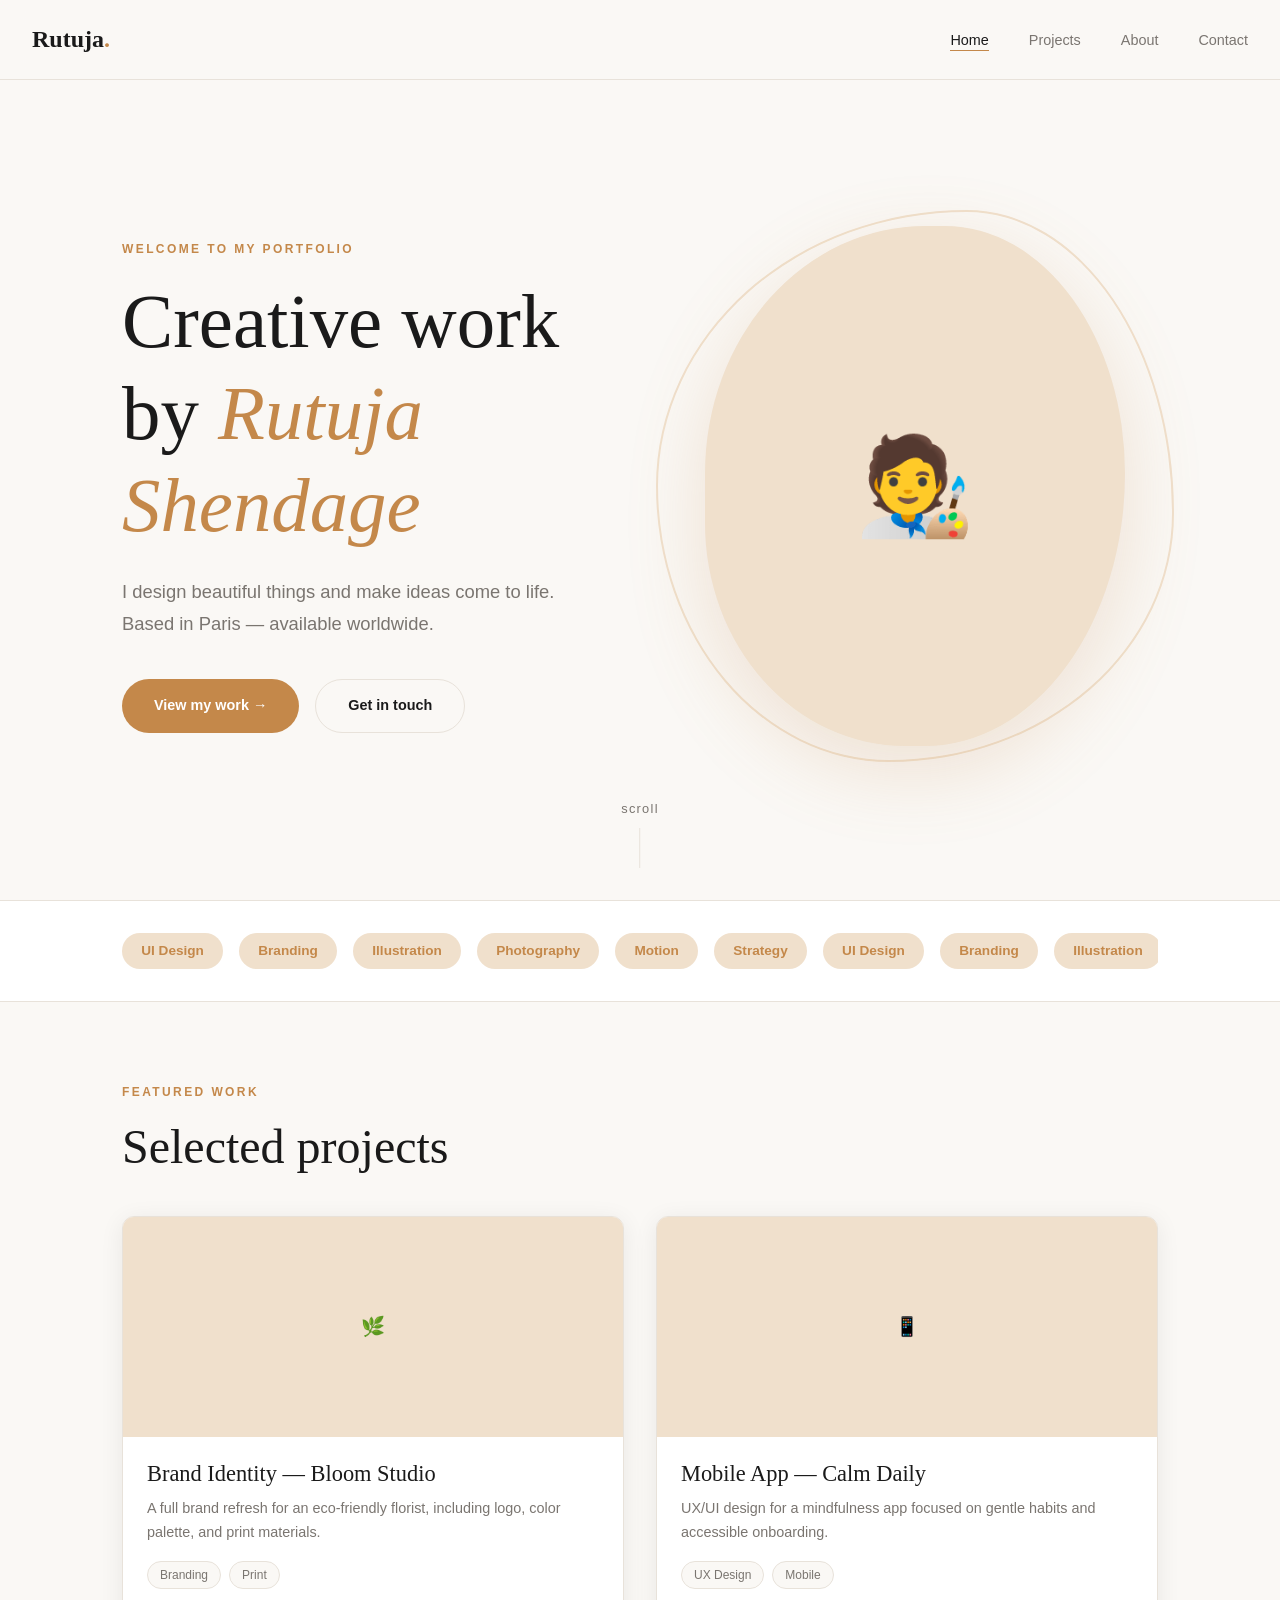
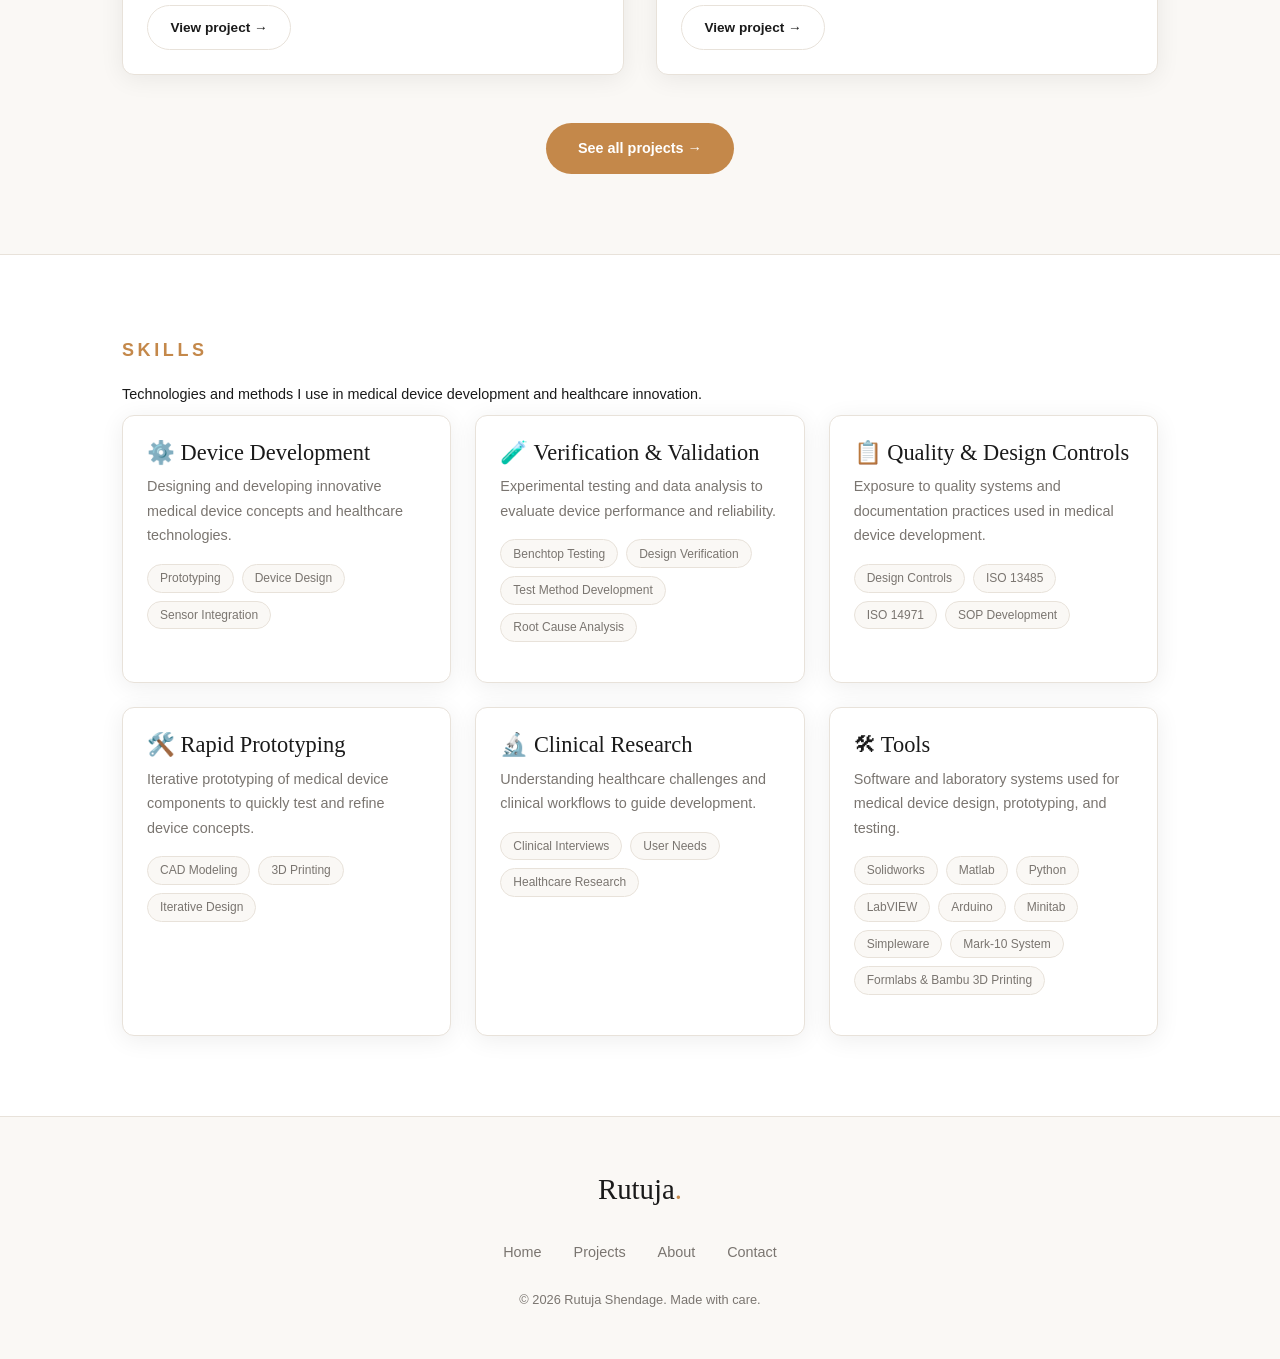
<file: portfolio/portfolio/index.html>
<!DOCTYPE html>
<html lang="en">
<head>
  <meta charset="UTF-8" />
  <meta name="viewport" content="width=device-width, initial-scale=1.0" />
  <title>Rutuja Shendage — Portfolio</title><!-- ✏️ Change your name here -->
  <meta name="description" content="Creative portfolio of Rutuja Shendage — designer and maker." />
  <link rel="preconnect" href="https://fonts.googleapis.com" />
  <link rel="preconnect" href="https://fonts.gstatic.com" crossorigin />
  <link href="https://fonts.googleapis.com/css2?family=Inter:wght@400;500;600;700&family=Roboto:wght@400;500;700&display=swap" rel="stylesheet" />
  <link rel="stylesheet" href="css/style.css" />
</head>
<body>

  <!-- ===== NAVIGATION ===== -->
  <nav>
    <a href="index.html" class="nav-logo">Rutuja<span>.</span></a><!-- ✏️ Your name/logo -->
    <button class="nav-toggle" aria-label="Open menu">
      <span></span><span></span><span></span>
    </button>
    <ul class="nav-links">
      <li><a href="index.html">Home</a></li>
      <li><a href="pages/projects.html">Projects</a></li>
      <li><a href="pages/about.html">About</a></li>
      <li><a href="pages/contact.html">Contact</a></li>
    </ul>
  </nav>

  <div class="page-wrapper">

    <!-- ===== HERO ===== -->
    <section class="hero section">
      <div class="container">
        <div class="hero-inner">
          <!-- Left: text -->
          <div class="hero-content">
            <span class="section-label">Welcome to my portfolio</span><!-- ✏️ Tagline -->
            <h1>Creative work<br />by <em>Rutuja Shendage</em></h1><!-- ✏️ Your name -->
            <p>
              I design beautiful things and make ideas come to life.
              Based in Paris — available worldwide.
            </p><!-- ✏️ Your bio intro -->
            <div class="hero-ctas">
              <a href="pages/projects.html" class="btn btn-primary">View my work →</a>
              <a href="pages/contact.html" class="btn btn-outline">Get in touch</a>
            </div>
          </div>

          <!-- Right: photo -->
          <div class="hero-photo-wrap">
            <!--
              ✏️ TO ADD YOUR PHOTO:
              1. Put your photo in the "images" folder (create it next to index.html)
              2. Replace the <div> below with:
                 <img src="images/your-photo.jpg" alt="Rutuja Shendage" class="hero-photo" />
            -->
            <div class="hero-photo hero-photo-placeholder">🧑‍🎨</div>
            <div class="hero-photo-ring"></div>
          </div>
        </div>
      </div>
      <div class="hero-scroll">scroll</div>
    </section>

    <!-- ===== SKILLS STRIP ===== -->
    <section class="skills-strip">
      <div class="container">
        <div class="skills-strip-inner">
          <!-- ✏️ Edit or add your skills here -->
          <span class="skill-tag">UI Design</span>
          <span class="skill-tag">Branding</span>
          <span class="skill-tag">Illustration</span>
          <span class="skill-tag">Photography</span>
          <span class="skill-tag">Motion</span>
          <span class="skill-tag">Strategy</span>
        </div>
      </div>
    </section>

    <!-- ===== FEATURED PROJECTS ===== -->
    <section class="section">
      <div class="container">
        <span class="section-label">Featured work</span>
        <h2 style="margin-bottom: 2.5rem;">Selected projects</h2>

        <div class="featured-grid">
          <!-- ✏️ FEATURED PROJECT 1 — Edit title, description, tags, and link -->
          <div class="featured-card fade-in">
            <div class="featured-card-img">🌿</div><!-- ✏️ Replace emoji with <img src="..." alt="..."> -->
            <div class="featured-card-body">
              <h3>Brand Identity — Bloom Studio</h3>
              <p>A full brand refresh for an eco-friendly florist, including logo, color palette, and print materials.</p>
              <div class="card-tags">
                <span class="card-tag">Branding</span>
                <span class="card-tag">Print</span>
              </div>
              <a href="pages/projects/bloom-studio.html" class="btn btn-outline" style="font-size:0.85rem; padding: 0.6rem 1.4rem;">View project →</a>
            </div>
          </div>

          <!-- ✏️ FEATURED PROJECT 2 -->
          <div class="featured-card fade-in">
            <div class="featured-card-img">📱</div>
            <div class="featured-card-body">
              <h3>Mobile App — Calm Daily</h3>
              <p>UX/UI design for a mindfulness app focused on gentle habits and accessible onboarding.</p>
              <div class="card-tags">
                <span class="card-tag">UX Design</span>
                <span class="card-tag">Mobile</span>
              </div>
              <a href="pages/projects/calm-daily.html" class="btn btn-outline" style="font-size:0.85rem; padding: 0.6rem 1.4rem;">View project →</a>
            </div>
          </div>
        </div>

        <div style="text-align:center; margin-top: 3rem;">
          <a href="pages/projects.html" class="btn btn-primary">See all projects →</a>
        </div>
      </div>
    </section>

    <!-- ===== SKILLS / TOOLS ===== -->
      <section class="section" style="background: var(--color-surface); border-top: 1px solid var(--color-border);">
        <div class="container">
          <span class="section-label" style="font-size: 1.125rem;">Skills</span>
          <p style="font-size: 0.9rem; margin-bottom: 0.5rem;">Technologies and methods I use in medical device development and healthcare innovation.</p>

          <div style="display: grid; grid-template-columns: repeat(auto-fill, minmax(260px, 1fr)); gap: 1.5rem;">

            <div class="featured-card fade-in">
              <div class="featured-card-body">
                <h3>⚙️ Device Development</h3>
                <p>Designing and developing innovative medical device concepts and healthcare technologies.</p>
                <div class="card-tags">
                  <span class="card-tag">Prototyping</span>
                  <span class="card-tag">Device Design</span>
                  <span class="card-tag">Sensor Integration</span>
                </div>
              </div>
            </div>

            <div class="featured-card fade-in">
              <div class="featured-card-body">
                <h3>🧪 Verification & Validation</h3>
                <p>Experimental testing and data analysis to evaluate device performance and reliability.</p>
                <div class="card-tags">
                  <span class="card-tag">Benchtop Testing</span>
                  <span class="card-tag">Design Verification</span>
                  <span class="card-tag">Test Method Development</span>
                  <span class="card-tag">Root Cause Analysis</span>
                </div>
              </div>
            </div>

            <div class="featured-card fade-in">
              <div class="featured-card-body">
                <h3>📋 Quality & Design Controls</h3>
                <p>Exposure to quality systems and documentation practices used in medical device development.</p>
                <div class="card-tags">
                  <span class="card-tag">Design Controls</span>
                  <span class="card-tag">ISO 13485</span>
                  <span class="card-tag">ISO 14971</span>
                  <span class="card-tag">SOP Development</span>
                </div>
              </div>
            </div>

            <div class="featured-card fade-in">
              <div class="featured-card-body">
                <h3>🛠️ Rapid Prototyping</h3>
                <p>Iterative prototyping of medical device components to quickly test and refine device concepts.</p>
                <div class="card-tags">
                  <span class="card-tag">CAD Modeling</span>
                  <span class="card-tag">3D Printing</span>
                  <span class="card-tag">Iterative Design</span>
                </div>
              </div>
            </div>

            <div class="featured-card fade-in">
              <div class="featured-card-body">
                <h3>🔬 Clinical Research</h3>
                <p>Understanding healthcare challenges and clinical workflows to guide development.</p>
                <div class="card-tags">
                  <span class="card-tag">Clinical Interviews</span>
                  <span class="card-tag">User Needs</span>
                  <span class="card-tag">Healthcare Research</span>
                </div>
              </div>
            </div>

            <div class="featured-card fade-in">
              <div class="featured-card-body">
                <h3>🛠 Tools</h3>
                <p>Software and laboratory systems used for medical device design, prototyping, and testing.</p>
                <div class="card-tags">
                  <span class="card-tag">Solidworks</span>
                  <span class="card-tag">Matlab</span>
                  <span class="card-tag">Python</span>
                  <span class="card-tag">LabVIEW</span>
                  <span class="card-tag">Arduino</span>
                  <span class="card-tag">Minitab</span>
                  <span class="card-tag">Simpleware</span>
                  <span class="card-tag">Mark-10 System</span>
                  <span class="card-tag">Formlabs & Bambu 3D Printing</span>
                </div>
              </div>
            </div>

          </div>
        </div>
      </section>

  </div>

  <!-- ===== FOOTER ===== -->
  <footer>
    <div class="container">
      <div class="footer-inner">
        <div class="footer-logo">Rutuja<span style="color:var(--color-accent);">.</span></div><!-- ✏️ Your name -->
        <ul class="footer-links">
          <li><a href="index.html">Home</a></li>
          <li><a href="pages/projects.html">Projects</a></li>
          <li><a href="pages/about.html">About</a></li>
          <li><a href="pages/contact.html">Contact</a></li>
        </ul>
        <p class="footer-copy">© <span id="current-year"></span> Rutuja Shendage. Made with care.</p><!-- ✏️ Your name -->
      </div>
    </div>
  </footer>

  <script src="js/main.js"></script>
</body>
</html>
</file>
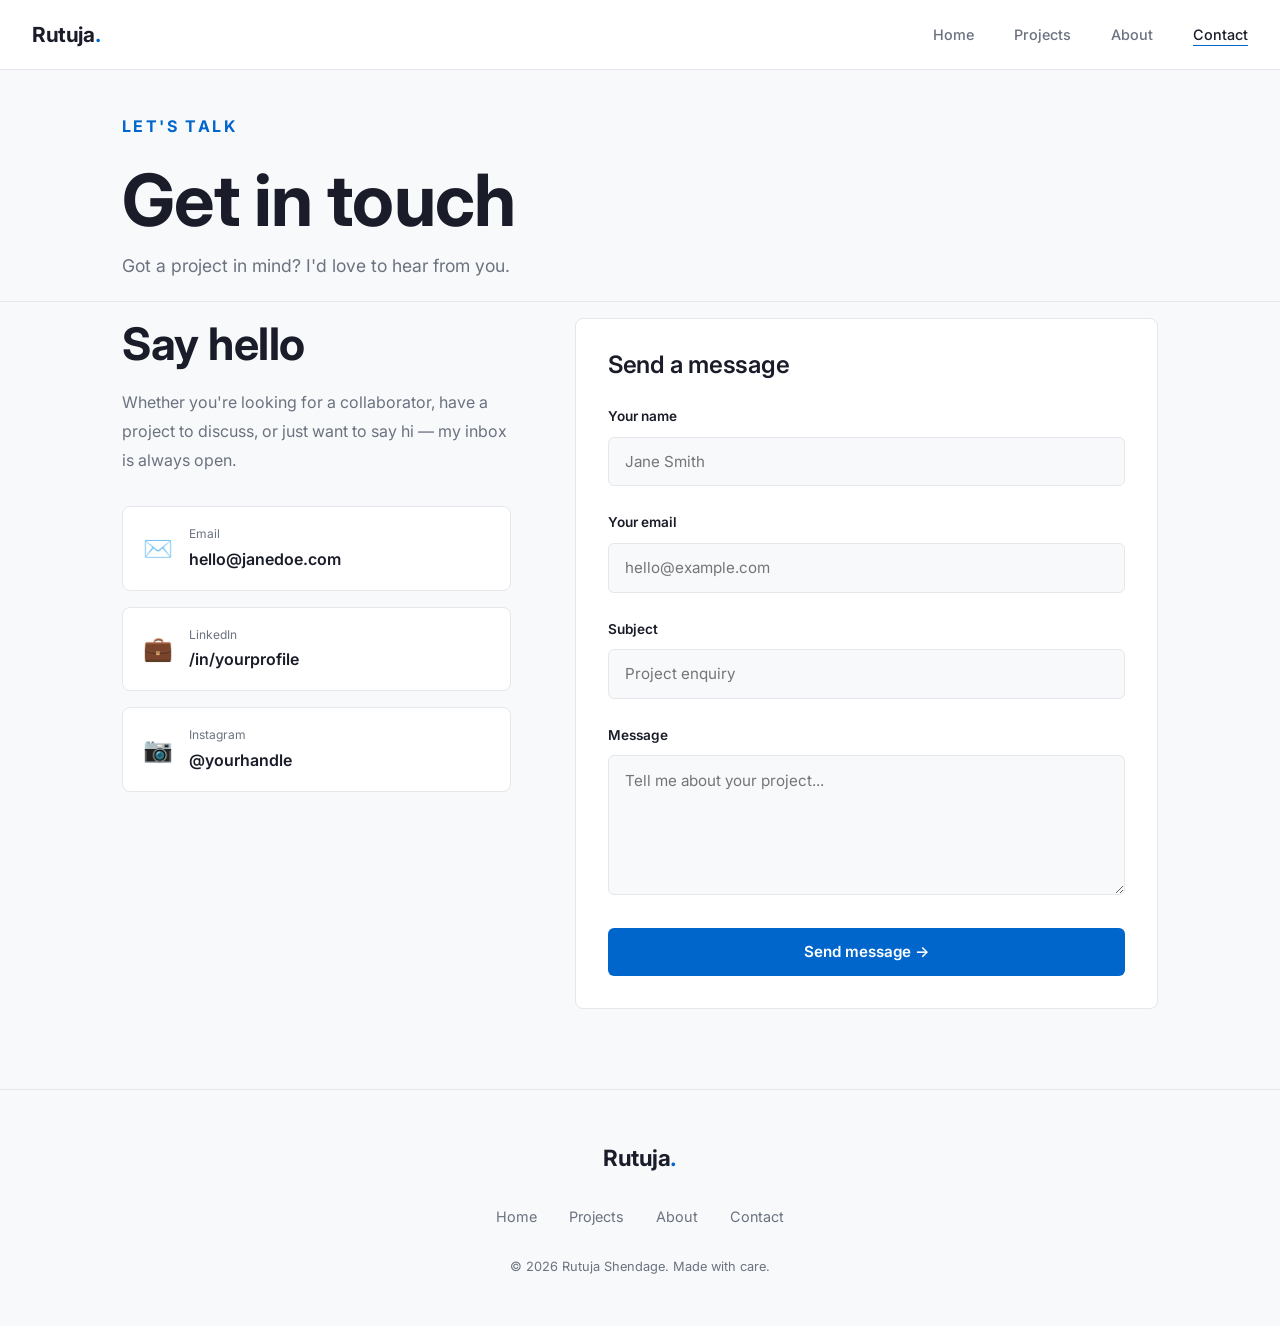
<file: pages/contact.html>
<!DOCTYPE html>
<html lang="en">
<head>
  <meta charset="UTF-8" />
  <meta name="viewport" content="width=device-width, initial-scale=1.0" />
  <title>Contact — Rutuja Shendage</title><!-- ✏️ Your name -->
  <link rel="preconnect" href="https://fonts.googleapis.com" />
  <link rel="preconnect" href="https://fonts.gstatic.com" crossorigin />
  <link href="https://fonts.googleapis.com/css2?family=Inter:wght@400;500;600;700&family=Roboto:wght@400;500;700&display=swap" rel="stylesheet" />
  <link rel="stylesheet" href="../css/style.css" />
</head>
<body>

  <!-- ===== NAVIGATION ===== -->
  <nav>
    <a href="../index.html" class="nav-logo">Rutuja<span>.</span></a>
    <button class="nav-toggle" aria-label="Open menu">
      <span></span><span></span><span></span>
    </button>
    <ul class="nav-links">
      <li><a href="../index.html">Home</a></li>
      <li><a href="projects.html">Projects</a></li>
      <li><a href="about.html">About</a></li>
      <li><a href="contact.html">Contact</a></li>
    </ul>
  </nav>

  <div class="page-wrapper">

    <!-- ===== PAGE HERO ===== -->
    <section class="page-hero section">
      <div class="container">
        <span class="section-label">Let's talk</span>
        <h1>Get in touch</h1>
        <p>Got a project in mind? I'd love to hear from you.</p>
      </div>
    </section>

    <!-- ===== CONTACT CONTENT ===== -->
    <section class="section">
      <div class="container">
        <div class="contact-grid">

          <!-- ===== CONTACT INFO ===== -->
          <div class="contact-info fade-in">
            <h2>Say hello</h2>
            <p>
              Whether you're looking for a collaborator, have a project to discuss,
              or just want to say hi — my inbox is always open.
            </p><!-- ✏️ Edit this message -->

            <div class="contact-links">

              <!-- ✏️ REPLACE with your actual email -->
              <a href="mailto:hello@janedoe.com" class="contact-link-item">
                <span class="icon">✉️</span>
                <div>
                  <span class="label">Email</span>
                  <span class="value">hello@janedoe.com</span>
                </div>
              </a>

              <!-- ✏️ REPLACE with your LinkedIn URL -->
              <a href="https://linkedin.com/in/yourprofile" target="_blank" class="contact-link-item">
                <span class="icon">💼</span>
                <div>
                  <span class="label">LinkedIn</span>
                  <span class="value">/in/yourprofile</span>
                </div>
              </a>

              <!-- ✏️ REPLACE with your Instagram handle, or remove if not applicable -->
              <a href="https://instagram.com/yourhandle" target="_blank" class="contact-link-item">
                <span class="icon">📷</span>
                <div>
                  <span class="label">Instagram</span>
                  <span class="value">@yourhandle</span>
                </div>
              </a>

              <!-- ✏️ Add or remove links as needed. You can add Behance, Dribbble, GitHub, etc. -->

            </div>
          </div>

          <!-- ===== CONTACT FORM ===== -->
          <div class="fade-in">
            <div class="contact-form">
              <h3 style="font-family: var(--font-display); margin-bottom: 1.5rem;">Send a message</h3>

              <!--
                HOW TO MAKE THIS FORM ACTUALLY SEND EMAILS (free & easy!):
                1. Go to https://formspree.io and sign up
                2. Click "New Form", copy your form endpoint URL
                3. Replace action="#" below with: action="https://formspree.io/f/YOUR_FORM_ID"
                4. Remove the method="dialog" attribute
                5. The form will now send emails to you directly — no server needed!
              -->
              <form id="contact-form">

                <div class="form-group">
                  <label for="name">Your name</label>
                  <input type="text" id="name" name="name" placeholder="Jane Smith" required />
                </div>

                <div class="form-group">
                  <label for="email">Your email</label>
                  <input type="email" id="email" name="email" placeholder="hello@example.com" required />
                </div>

                <div class="form-group">
                  <label for="subject">Subject</label>
                  <input type="text" id="subject" name="subject" placeholder="Project enquiry" />
                </div>

                <div class="form-group">
                  <label for="message">Message</label>
                  <textarea id="message" name="message" placeholder="Tell me about your project..." required></textarea>
                </div>

                <button type="submit" class="btn btn-primary" style="width: 100%; justify-content: center;">
                  Send message →
                </button>

              </form>

              <!-- Thank you message (shown after submit) -->
              <div id="form-success" class="form-success">
                <div style="font-size: 2rem; margin-bottom: 0.5rem;">🌿</div>
                Thank you! I'll be in touch soon.
              </div>

            </div>
          </div>

        </div>
      </div>
    </section>

  </div>

  <!-- ===== FOOTER ===== -->
  <footer>
    <div class="container">
      <div class="footer-inner">
        <div class="footer-logo">Rutuja<span style="color:var(--color-accent)">.</span></div>
        <ul class="footer-links">
          <li><a href="../index.html">Home</a></li>
          <li><a href="projects.html">Projects</a></li>
          <li><a href="about.html">About</a></li>
          <li><a href="contact.html">Contact</a></li>
        </ul>
        <p class="footer-copy">© <span id="current-year"></span> Rutuja Shendage. Made with care.</p>
      </div>
    </div>
  </footer>

  <script src="../js/main.js"></script>
</body>
</html>
</file>
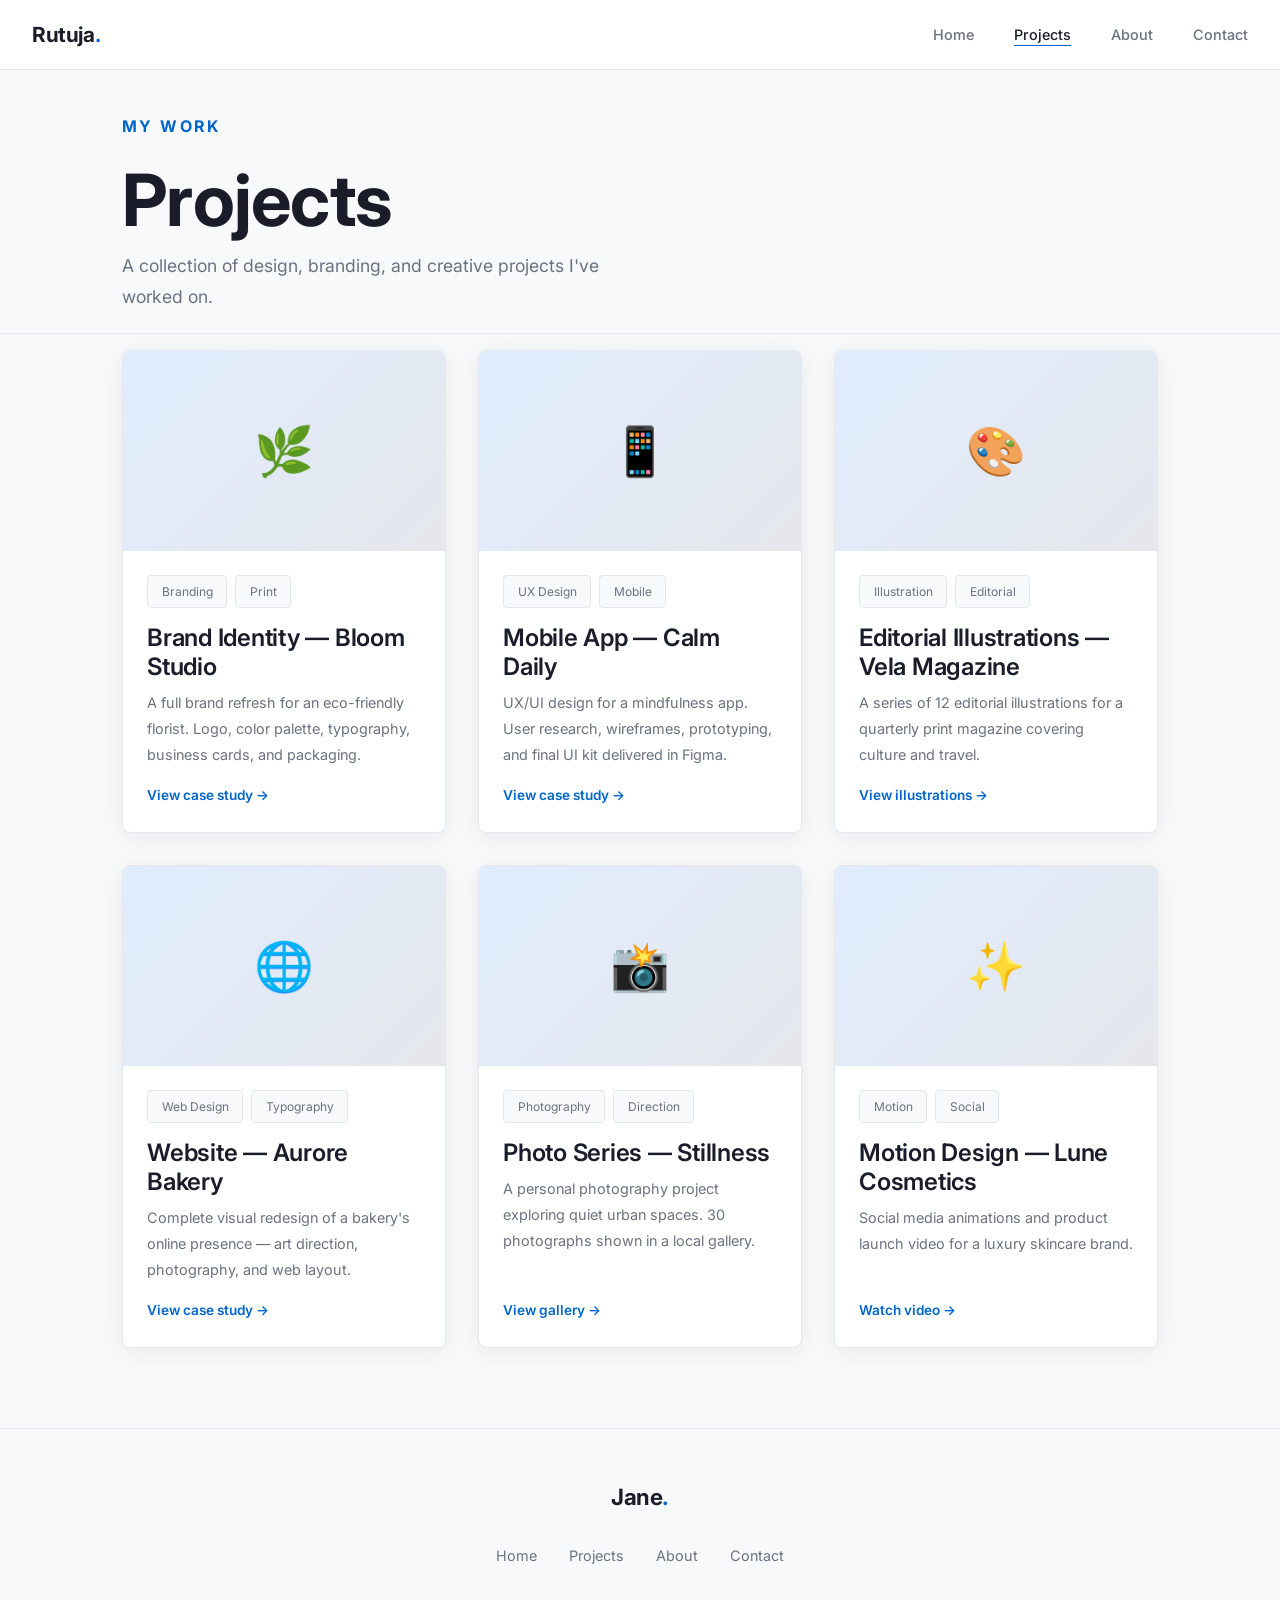
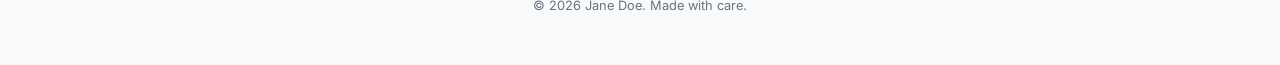
<file: pages/projects.html>
<!DOCTYPE html>
<html lang="en">
<head>
  <meta charset="UTF-8" />
  <meta name="viewport" content="width=device-width, initial-scale=1.0" />
  <title>Projects — Rutuja Shendage</title><!-- ✏️ Your name -->
  <meta name="description" content="All projects by Rutuja Shendage." />
  <link rel="preconnect" href="https://fonts.googleapis.com" />
  <link rel="preconnect" href="https://fonts.gstatic.com" crossorigin />
  <link href="https://fonts.googleapis.com/css2?family=Inter:wght@400;500;600;700&family=Roboto:wght@400;500;700&display=swap" rel="stylesheet" />
  <link rel="stylesheet" href="../css/style.css" />
</head>
<body>

  <!-- ===== NAVIGATION ===== -->
  <nav>
    <a href="../index.html" class="nav-logo">Rutuja<span>.</span></a><!-- ✏️ Your name -->
    <button class="nav-toggle" aria-label="Open menu">
      <span></span><span></span><span></span>
    </button>
    <ul class="nav-links">
      <li><a href="../index.html">Home</a></li>
      <li><a href="projects.html">Projects</a></li>
      <li><a href="about.html">About</a></li>
      <li><a href="contact.html">Contact</a></li>
    </ul>
  </nav>

  <div class="page-wrapper">

    <!-- ===== PAGE HERO ===== -->
    <section class="page-hero section">
      <div class="container">
        <span class="section-label">My work</span>
        <h1>Projects</h1>
        <p>A collection of design, branding, and creative projects I've worked on.</p><!-- ✏️ Your description -->
      </div>
    </section>

    <!-- ===== PROJECTS GRID ===== -->
    <!--
      HOW TO ADD A PROJECT:
      1. Copy one of the <div class="project-card"> blocks below
      2. Paste it after the last project card
      3. Edit the emoji (or replace with <img>), title, description, tags, and links
      4. Save the file — done!
    -->
    <section class="section">
      <div class="container">
        <div class="projects-grid">

          <!-- ✏️ PROJECT 1 — clicking the card opens its own page -->
          <a href="projects/bloom-studio.html" class="project-card fade-in">
            <div class="project-card-img">🌿</div>
            <div class="project-card-body">
              <div class="card-tags">
                <span class="card-tag">Branding</span>
                <span class="card-tag">Print</span>
              </div>
              <h3>Brand Identity — Bloom Studio</h3>
              <p>A full brand refresh for an eco-friendly florist. Logo, color palette, typography, business cards, and packaging.</p>
              <span class="project-link">View case study →</span>
            </div>
          </a>

          <!-- ✏️ PROJECT 2 -->
          <a href="projects/calm-daily.html" class="project-card fade-in">
            <div class="project-card-img">📱</div>
            <div class="project-card-body">
              <div class="card-tags">
                <span class="card-tag">UX Design</span>
                <span class="card-tag">Mobile</span>
              </div>
              <h3>Mobile App — Calm Daily</h3>
              <p>UX/UI design for a mindfulness app. User research, wireframes, prototyping, and final UI kit delivered in Figma.</p>
              <span class="project-link">View case study →</span>
            </div>
          </a>

          <!-- ✏️ PROJECT 3 -->
          <a href="projects/vela-magazine.html" class="project-card fade-in">
            <div class="project-card-img">🎨</div>
            <div class="project-card-body">
              <div class="card-tags">
                <span class="card-tag">Illustration</span>
                <span class="card-tag">Editorial</span>
              </div>
              <h3>Editorial Illustrations — Vela Magazine</h3>
              <p>A series of 12 editorial illustrations for a quarterly print magazine covering culture and travel.</p>
              <span class="project-link">View illustrations →</span>
            </div>
          </a>

          <!-- ✏️ PROJECT 4 -->
          <a href="projects/aurore-bakery.html" class="project-card fade-in">
            <div class="project-card-img">🌐</div>
            <div class="project-card-body">
              <div class="card-tags">
                <span class="card-tag">Web Design</span>
                <span class="card-tag">Typography</span>
              </div>
              <h3>Website — Aurore Bakery</h3>
              <p>Complete visual redesign of a bakery's online presence — art direction, photography, and web layout.</p>
              <span class="project-link">View case study →</span>
            </div>
          </a>

          <!-- ✏️ PROJECT 5 -->
          <a href="projects/stillness.html" class="project-card fade-in">
            <div class="project-card-img">📸</div>
            <div class="project-card-body">
              <div class="card-tags">
                <span class="card-tag">Photography</span>
                <span class="card-tag">Direction</span>
              </div>
              <h3>Photo Series — Stillness</h3>
              <p>A personal photography project exploring quiet urban spaces. 30 photographs shown in a local gallery.</p>
              <span class="project-link">View gallery →</span>
            </div>
          </a>

          <!-- ✏️ PROJECT 6 -->
          <a href="projects/lune-cosmetics.html" class="project-card fade-in">
            <div class="project-card-img">✨</div>
            <div class="project-card-body">
              <div class="card-tags">
                <span class="card-tag">Motion</span>
                <span class="card-tag">Social</span>
              </div>
              <h3>Motion Design — Lune Cosmetics</h3>
              <p>Social media animations and product launch video for a luxury skincare brand.</p>
              <span class="project-link">Watch video →</span>
            </div>
          </a>

          <!-- ============================
               ADD YOUR OWN PROJECT HERE:
               1. Copy this block
               2. Change the href to: projects/your-project-name.html
               3. Also create that new file by copying one of the project pages in pages/projects/
               ============================
          <a href="projects/your-project.html" class="project-card fade-in">
            <div class="project-card-img">🖼️</div>
            <div class="project-card-body">
              <div class="card-tags">
                <span class="card-tag">Category</span>
              </div>
              <h3>Your Project Title</h3>
              <p>Describe your project here in 1–2 sentences.</p>
              <span class="project-link">View project →</span>
            </div>
          </a>
          -->

        </div>
      </div>
    </section>

  </div>

  <!-- ===== FOOTER ===== -->
  <footer>
    <div class="container">
      <div class="footer-inner">
        <div class="footer-logo">Jane<span style="color:var(--color-accent)">.</span></div>
        <ul class="footer-links">
          <li><a href="../index.html">Home</a></li>
          <li><a href="projects.html">Projects</a></li>
          <li><a href="about.html">About</a></li>
          <li><a href="contact.html">Contact</a></li>
        </ul>
        <p class="footer-copy">© <span id="current-year"></span> Jane Doe. Made with care.</p>
      </div>
    </div>
  </footer>

  <script src="../js/main.js"></script>
</body>
</html>
</file>
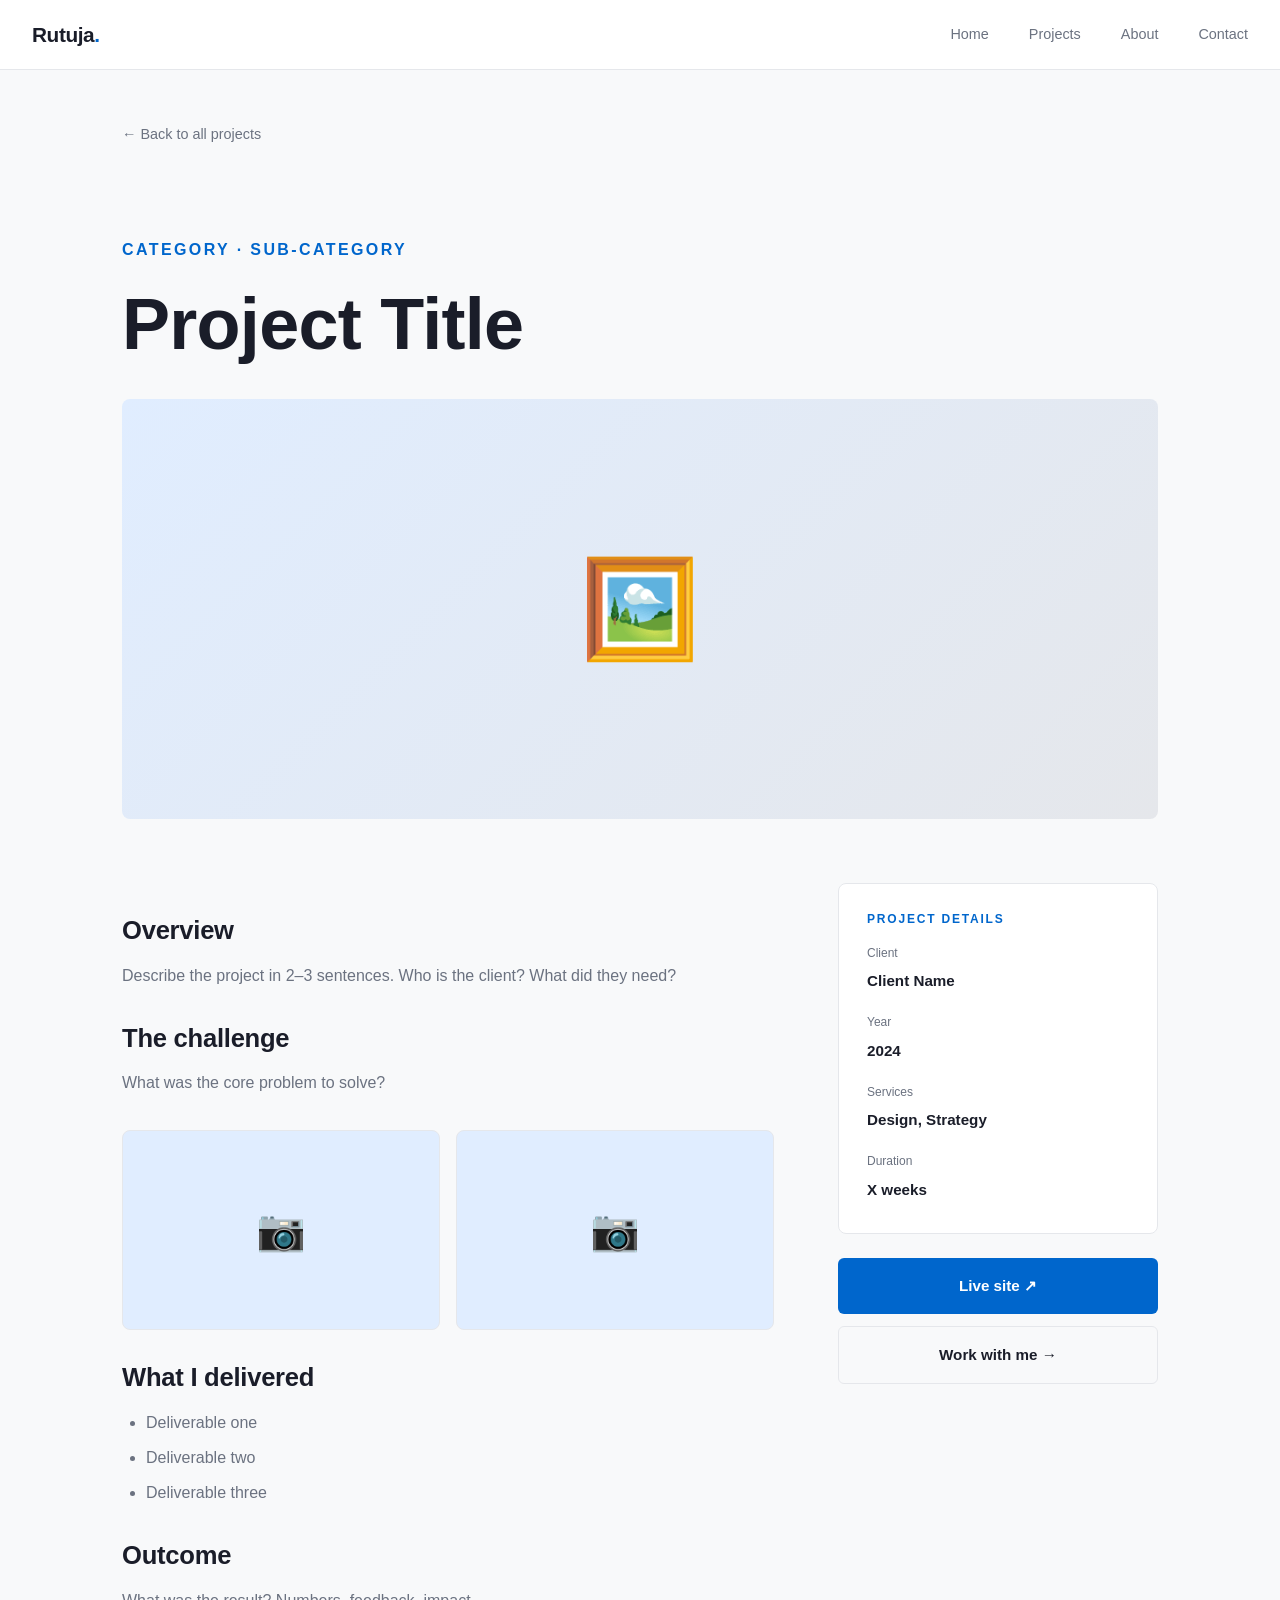
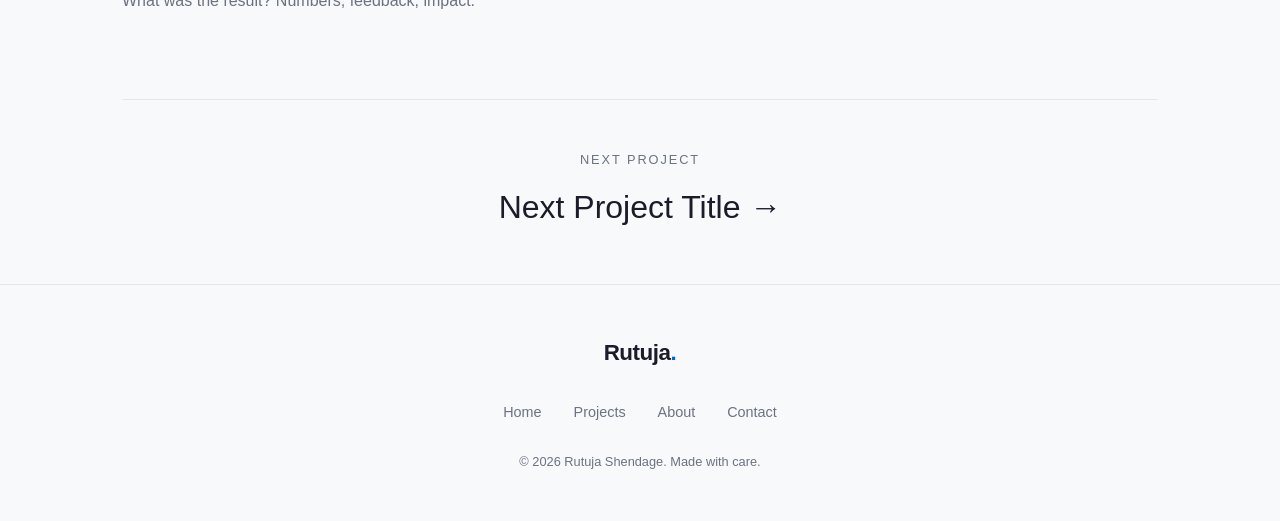
<file: pages/projects/_NEW-PROJECT-TEMPLATE.html>
<!DOCTYPE html>
<html lang="en">
<head>
  <meta charset="UTF-8" />
  <meta name="viewport" content="width=device-width, initial-scale=1.0" />
  <title>Project Title — Rutuja Shendage</title><!-- ✏️ -->
  <link rel="preconnect" href="https://fonts.googleapis.com" />
  <link rel="preconnect" href="https://fonts.gstatic.com" crossorigin />
  <link href="https://fonts.googleapis.com/css2?family=Cormorant+Garamond:ital,wght@0,400;0,500;0,600;1,400;1,500&family=DM+Sans:wght@400;500;600&display=swap" rel="stylesheet" />
  <link rel="stylesheet" href="../../css/style.css" />
</head>
<body>
  <nav>
    <a href="../../index.html" class="nav-logo">Rutuja<span>.</span></a>
    <button class="nav-toggle" aria-label="Open menu"><span></span><span></span><span></span></button>
    <ul class="nav-links">
      <li><a href="../../index.html">Home</a></li>
      <li><a href="../projects.html">Projects</a></li>
      <li><a href="../about.html">About</a></li>
      <li><a href="../contact.html">Contact</a></li>
    </ul>
  </nav>

  <div class="page-wrapper">
    <div class="container">
      <div style="padding-top: 3rem;">
        <a href="../projects.html" class="project-back-link">← Back to all projects</a>
      </div>

      <!-- ===== HERO ===== -->
      <section class="project-hero">
        <span class="section-label">Category · Sub-category</span><!-- ✏️ -->
        <h1>Project Title</h1><!-- ✏️ -->

        <!--
          ✏️ COVER IMAGE — two options:
          Option A (emoji placeholder, no image yet):
            <div class="project-hero-img" style="height: 420px;">🖼️</div>
          Option B (real photo):
            <img src="../../images/your-image.jpg" alt="Description" class="project-hero-img" />
        -->
        <div class="project-hero-img" style="height: 420px;">🖼️</div>
      </section>

      <!-- ===== CONTENT + SIDEBAR ===== -->
      <div class="project-page-grid">

        <!-- Main content -->
        <article class="project-body">
          <h2>Overview</h2>
          <p>Describe the project in 2–3 sentences. Who is the client? What did they need?</p><!-- ✏️ -->

          <h2>The challenge</h2>
          <p>What was the core problem to solve?</p><!-- ✏️ -->

          <!--
            ✏️ OPTIONAL: add 2 images in the middle of your text.
            Replace emoji with <img src="../../images/your-image.jpg" alt="..." />
          -->
          <div class="project-images">
            <div class="img-placeholder">📷</div>
            <div class="img-placeholder">📷</div>
          </div>

          <h2>What I delivered</h2>
          <ul>
            <li>Deliverable one</li><!-- ✏️ -->
            <li>Deliverable two</li>
            <li>Deliverable three</li>
          </ul>

          <h2>Outcome</h2>
          <p>What was the result? Numbers, feedback, impact.</p><!-- ✏️ -->
        </article>

        <!-- Sidebar -->
        <aside class="project-sidebar">
          <div class="project-meta-card">
            <h4>Project details</h4>
            <div class="meta-row">
              <div class="meta-item"><label>Client</label><span>Client Name</span></div><!-- ✏️ -->
              <div class="meta-item"><label>Year</label><span>2024</span></div>
              <div class="meta-item"><label>Services</label><span>Design, Strategy</span></div>
              <div class="meta-item"><label>Duration</label><span>X weeks</span></div>
            </div>
          </div>
          <!-- ✏️ Remove or change these buttons as needed -->
          <a href="#" class="btn btn-primary" style="width:100%; justify-content:center; margin-bottom:0.75rem;">Live site ↗</a>
          <a href="../contact.html" class="btn btn-outline" style="width:100%; justify-content:center;">Work with me →</a>
        </aside>

      </div>

      <!-- ✏️ Link to the next project (or remove this section) -->
      <div class="next-project">
        <p>Next project</p>
        <a href="NEXT-PROJECT-FILE.html">Next Project Title →</a>
      </div>

    </div>
  </div>

  <footer>
    <div class="container">
      <div class="footer-inner">
        <div class="footer-logo">Rutuja<span style="color:var(--color-accent)">.</span></div>
        <ul class="footer-links">
          <li><a href="../../index.html">Home</a></li>
          <li><a href="../projects.html">Projects</a></li>
          <li><a href="../about.html">About</a></li>
          <li><a href="../contact.html">Contact</a></li>
        </ul>
        <p class="footer-copy">© <span id="current-year"></span> Rutuja Shendage. Made with care.</p>
      </div>
    </div>
  </footer>

  <script src="../../js/main.js"></script>
</body>
</html>
</file>
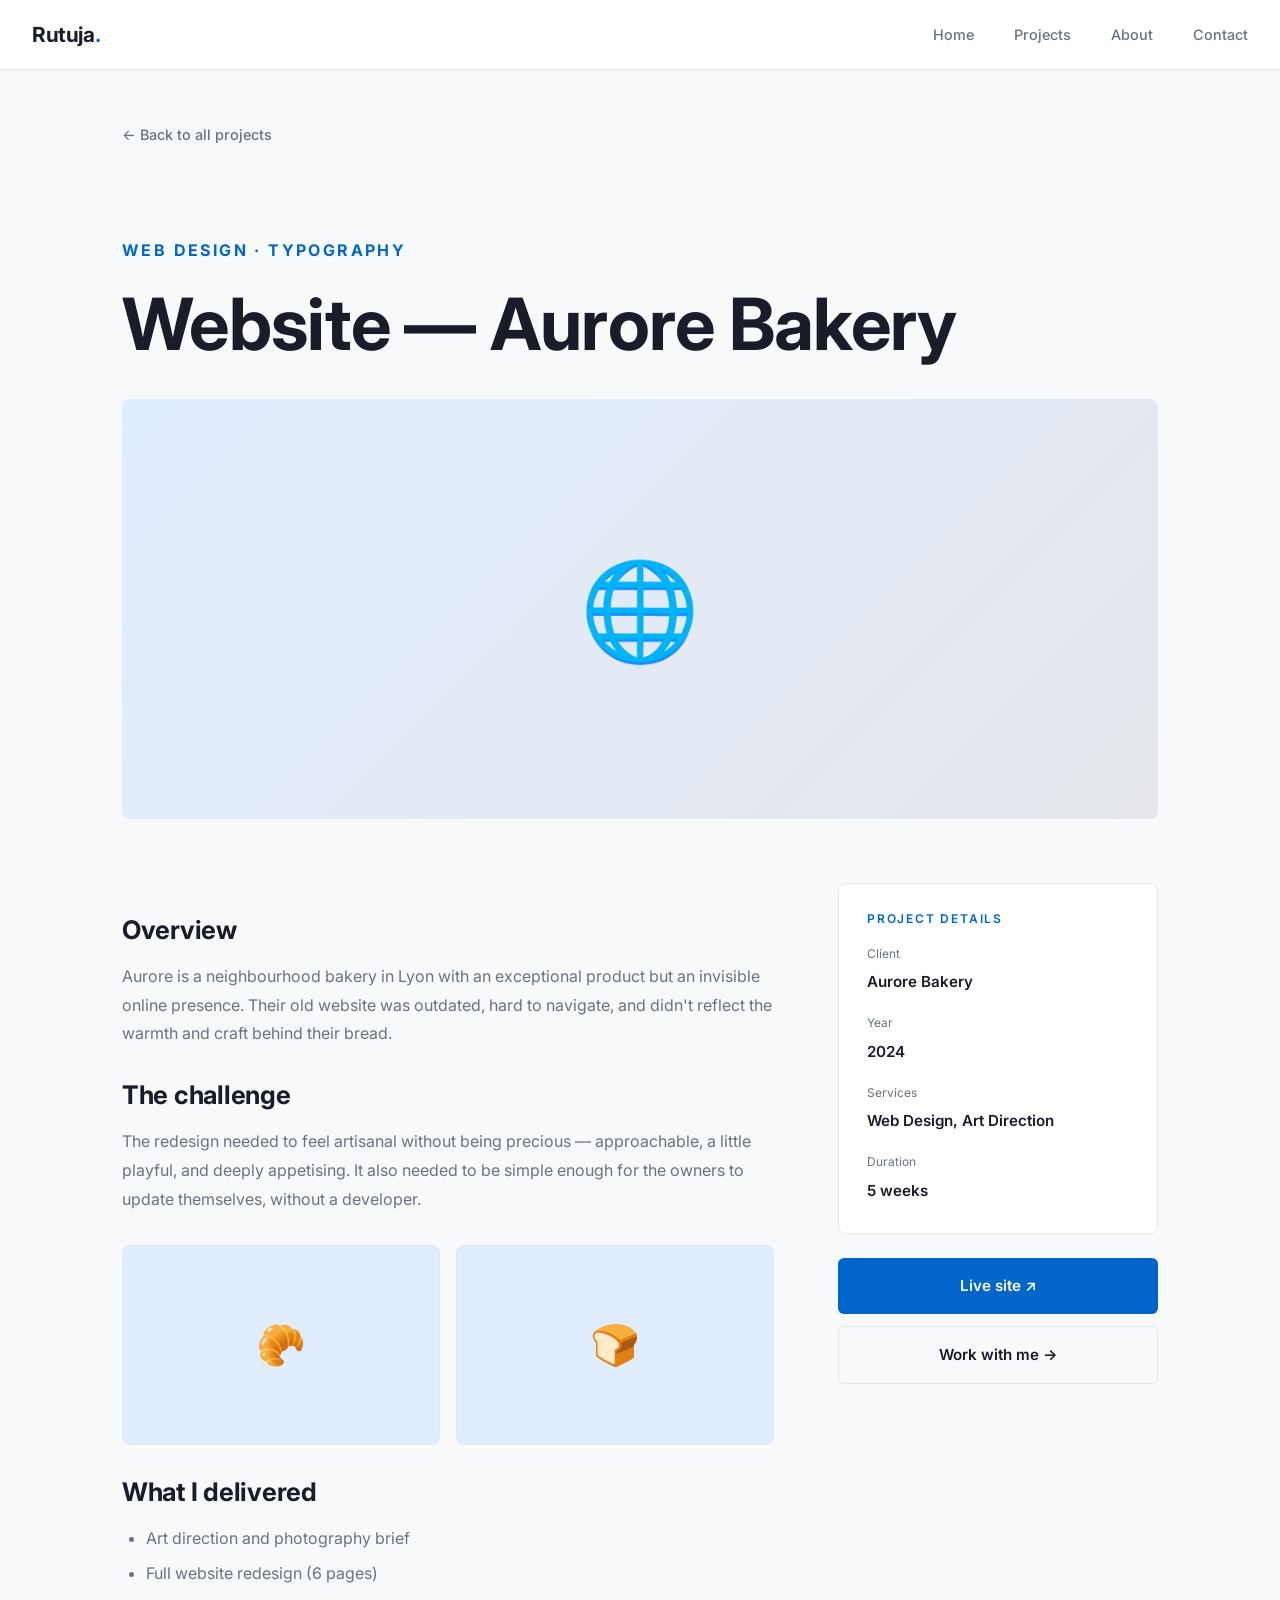
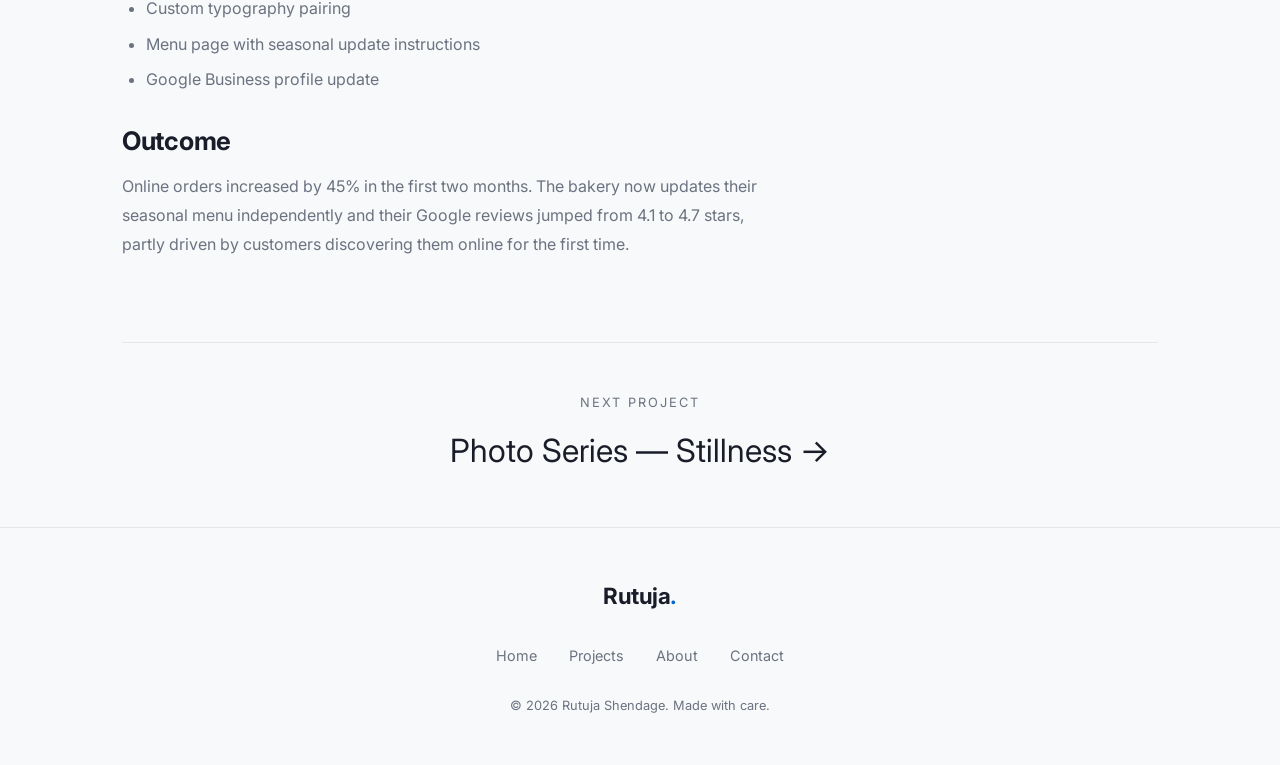
<file: pages/projects/aurore-bakery.html>
<!DOCTYPE html>
<html lang="en">
<head>
  <meta charset="UTF-8" />
  <meta name="viewport" content="width=device-width, initial-scale=1.0" />
  <title>Aurore Bakery — Rutuja Shendage</title>
  <link rel="preconnect" href="https://fonts.googleapis.com" />
  <link rel="preconnect" href="https://fonts.gstatic.com" crossorigin />
  <link href="https://fonts.googleapis.com/css2?family=Inter:wght@400;500;600;700&family=Roboto:wght@400;500;700&display=swap" rel="stylesheet" />
  <link rel="stylesheet" href="../../css/style.css" />
</head>
<body>
  <nav>
    <a href="../../index.html" class="nav-logo">Rutuja<span>.</span></a>
    <button class="nav-toggle" aria-label="Open menu"><span></span><span></span><span></span></button>
    <ul class="nav-links">
      <li><a href="../../index.html">Home</a></li>
      <li><a href="../projects.html">Projects</a></li>
      <li><a href="../about.html">About</a></li>
      <li><a href="../contact.html">Contact</a></li>
    </ul>
  </nav>
  <div class="page-wrapper">
    <div class="container">
      <div style="padding-top: 3rem;">
        <a href="../projects.html" class="project-back-link">← Back to all projects</a>
      </div>
      <section class="project-hero">
        <span class="section-label">Web Design · Typography</span>
        <h1>Website — Aurore Bakery</h1>
        <div class="project-hero-img" style="height: 420px;">🌐</div>
      </section>
      <div class="project-page-grid">
        <article class="project-body">
          <h2>Overview</h2>
          <p>Aurore is a neighbourhood bakery in Lyon with an exceptional product but an invisible online presence. Their old website was outdated, hard to navigate, and didn't reflect the warmth and craft behind their bread.</p>
          <h2>The challenge</h2>
          <p>The redesign needed to feel artisanal without being precious — approachable, a little playful, and deeply appetising. It also needed to be simple enough for the owners to update themselves, without a developer.</p>
          <div class="project-images">
            <div class="img-placeholder">🥐</div>
            <div class="img-placeholder">🍞</div>
          </div>
          <h2>What I delivered</h2>
          <ul>
            <li>Art direction and photography brief</li>
            <li>Full website redesign (6 pages)</li>
            <li>Custom typography pairing</li>
            <li>Menu page with seasonal update instructions</li>
            <li>Google Business profile update</li>
          </ul>
          <h2>Outcome</h2>
          <p>Online orders increased by 45% in the first two months. The bakery now updates their seasonal menu independently and their Google reviews jumped from 4.1 to 4.7 stars, partly driven by customers discovering them online for the first time.</p>
        </article>
        <aside class="project-sidebar">
          <div class="project-meta-card">
            <h4>Project details</h4>
            <div class="meta-row">
              <div class="meta-item"><label>Client</label><span>Aurore Bakery</span></div>
              <div class="meta-item"><label>Year</label><span>2024</span></div>
              <div class="meta-item"><label>Services</label><span>Web Design, Art Direction</span></div>
              <div class="meta-item"><label>Duration</label><span>5 weeks</span></div>
            </div>
          </div>
          <a href="#" class="btn btn-primary" style="width:100%; justify-content:center; margin-bottom:0.75rem;">Live site ↗</a>
          <a href="../contact.html" class="btn btn-outline" style="width:100%; justify-content:center;">Work with me →</a>
        </aside>
      </div>
      <div class="next-project">
        <p>Next project</p>
        <a href="stillness.html">Photo Series — Stillness →</a>
      </div>
    </div>
  </div>
  <footer>
    <div class="container">
      <div class="footer-inner">
        <div class="footer-logo">Rutuja<span style="color:var(--color-accent)">.</span></div>
        <ul class="footer-links">
          <li><a href="../../index.html">Home</a></li>
          <li><a href="../projects.html">Projects</a></li>
          <li><a href="../about.html">About</a></li>
          <li><a href="../contact.html">Contact</a></li>
        </ul>
        <p class="footer-copy">© <span id="current-year"></span> Rutuja Shendage. Made with care.</p>
      </div>
    </div>
  </footer>
  <script src="../../js/main.js"></script>
</body>
</html>
</file>
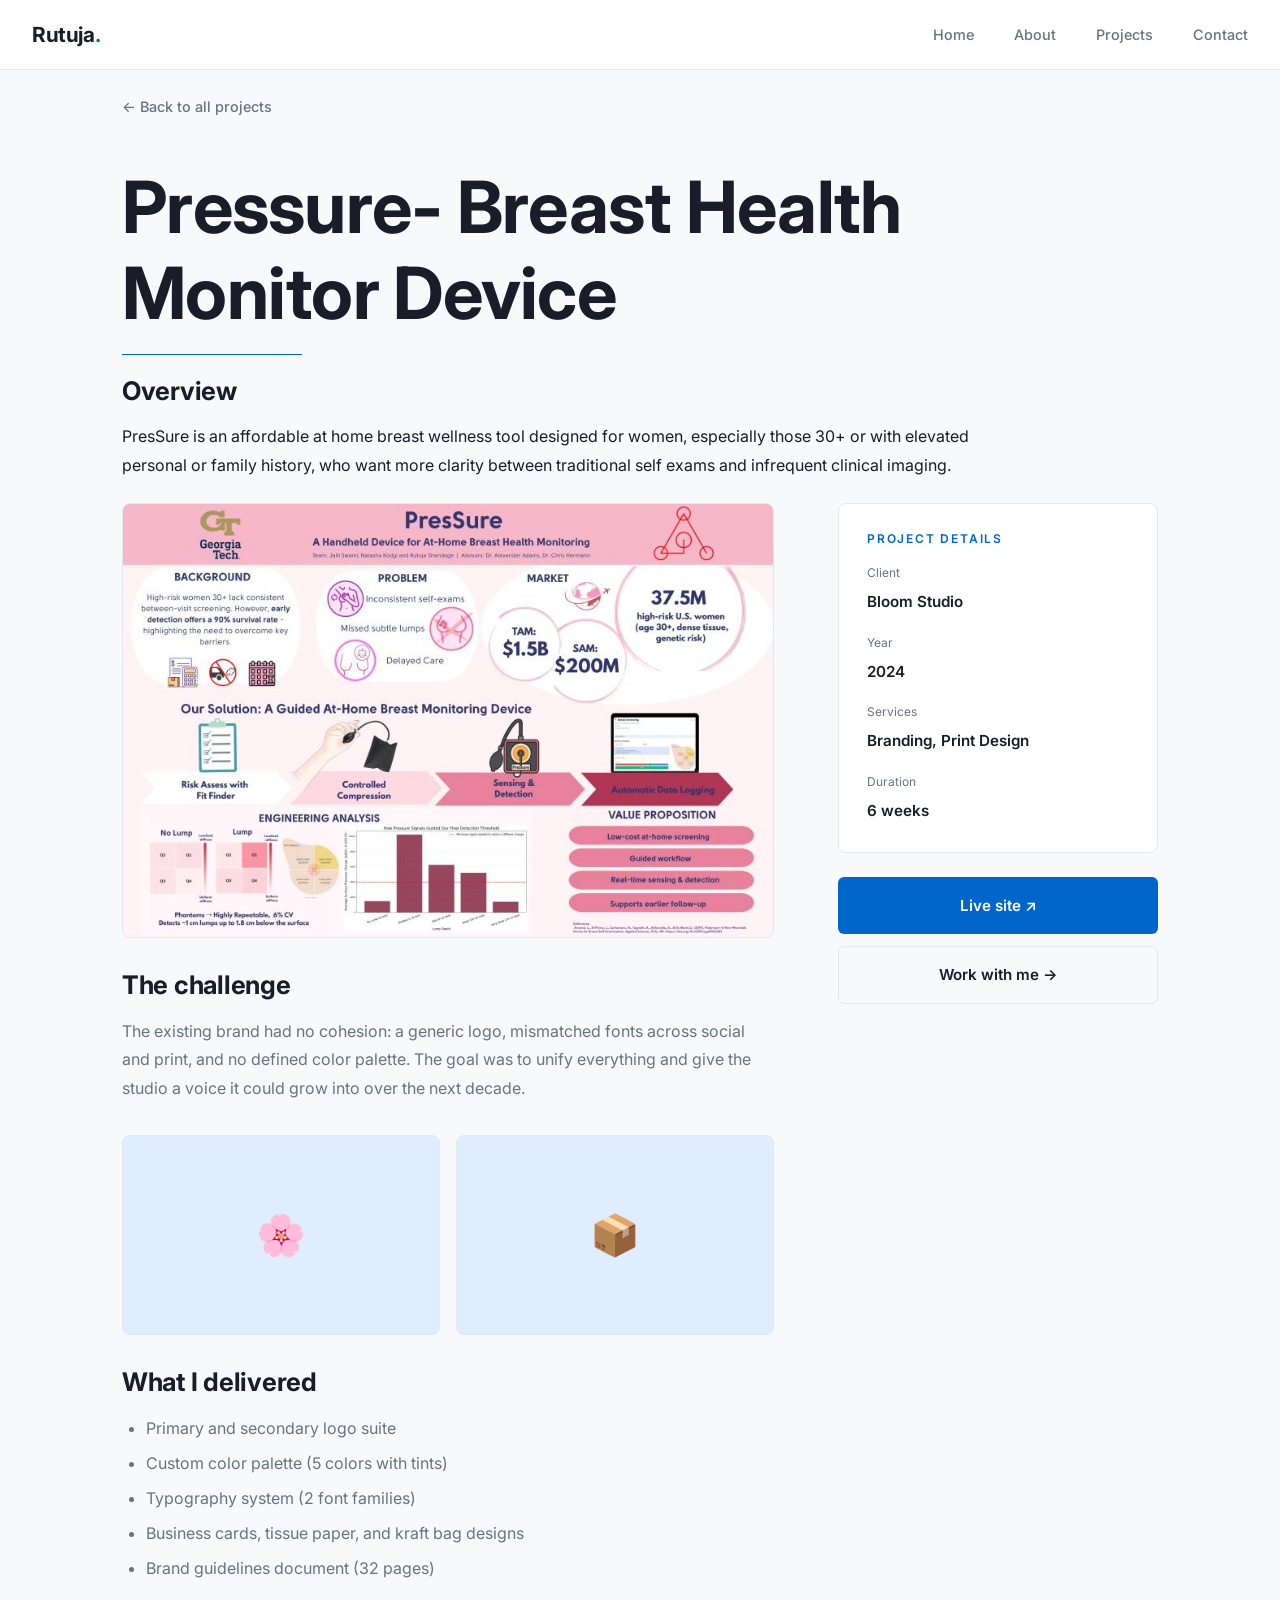
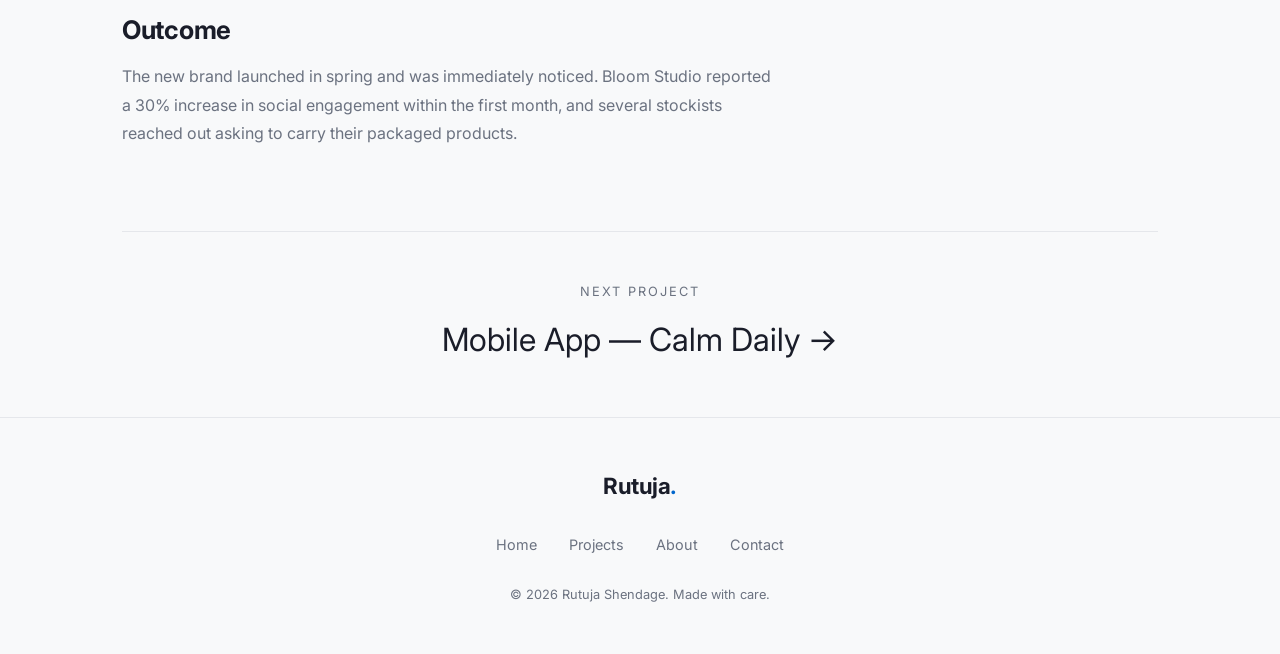
<file: pages/projects/bloom-studio.html>
<!DOCTYPE html>
<html lang="en">
<head>
  <meta charset="UTF-8" />
  <meta name="viewport" content="width=device-width, initial-scale=1.0" />
  <title>Project 1 — Rutuja Shendage</title><!-- ✏️ Project name + your name -->
  <link rel="preconnect" href="https://fonts.googleapis.com" />
  <link rel="preconnect" href="https://fonts.gstatic.com" crossorigin />
  <link href="https://fonts.googleapis.com/css2?family=Inter:wght@400;500;600;700&family=Roboto:wght@400;500;700&display=swap" rel="stylesheet" />
  <link rel="stylesheet" href="../../css/style.css" />
</head>
<body>

  <!-- ===== NAVIGATION ===== -->
  <nav>
    <a href="../../index.html" class="nav-logo">Rutuja<span>.</span></a>
    <button class="nav-toggle" aria-label="Open menu">
      <span></span><span></span><span></span>
    </button>
    <ul class="nav-links">
      <li><a href="../../index.html">Home</a></li>
      <li><a href="../about.html">About</a></li>
      <li><a href="../projects.html">Projects</a></li>
      <li><a href="../contact.html">Contact</a></li>
    </ul>
  </nav>

  <div class="page-wrapper">
    <div class="container">

      <!-- Back link -->
      <div style="padding-top: 1.25rem;">
        <a href="../projects.html" class="project-back-link slide-in-left">← Back to all projects</a>
      </div>

      <!-- ===== PROJECT HERO ===== -->
      <section class="project-hero" style="padding: 1.25rem 0 0;">
      
        <h1 class="text-reveal">Pressure- Breast Health Monitor Device</h1><!-- ✏️ Project title -->

        <div class="text-reveal" style="height: 1px; background: var(--color-accent); max-width: 180px; margin: 1.05rem 0 1.35rem;"></div>

        <h2 class="text-reveal" style="margin-top: 0; margin-bottom: 0.95rem; font-size: 1.6rem;">Overview</h2>
        <p class="text-reveal" style="max-width: 900px; margin-bottom: 0.45rem;">
          PresSure is an affordable at home breast wellness tool designed for women, especially those 30+ or with elevated personal or family history, who want more clarity between traditional self exams and infrequent clinical imaging.
        </p>

        <!--
          ✏️ COVER IMAGE:
          Replace the placeholder below with:
          <img src="../../images/bloom-cover.jpg" alt="Bloom Studio branding" class="project-hero-img scale-in" />
          Put your image in the images/ folder.
        -->
  </section>

      <!-- ===== CONTENT + SIDEBAR ===== -->
  <div class="project-page-grid" style="padding-top: 1rem;">

        <!-- Main content -->
        <article class="project-body">

          <div class="text-reveal" style="margin-bottom: 2rem; border: 1px solid var(--color-border); border-radius: 8px; overflow: hidden; background: var(--color-surface);">
            <img src="../../images/1768339458899.jpg" alt="PresSure poster" style="width: 100%; height: auto; display: block;" />
          </div>

          <h2 class="text-reveal">The challenge</h2>
          <p class="text-reveal">
            The existing brand had no cohesion: a generic logo, mismatched fonts across social and print,
            and no defined color palette. The goal was to unify everything and give the studio a voice it could
            grow into over the next decade.
          </p>

          <!-- ✏️ Optional: add extra images mid-page -->
          <div class="project-images">
            <div class="img-placeholder scale-in">🌸</div><!-- Replace with <img src="..."> -->
            <div class="img-placeholder scale-in">📦</div>
          </div>

          <h2 class="text-reveal">What I delivered</h2>
          <ul class="text-reveal">
            <li>Primary and secondary logo suite</li>
            <li>Custom color palette (5 colors with tints)</li>
            <li>Typography system (2 font families)</li>
            <li>Business cards, tissue paper, and kraft bag designs</li>
            <li>Brand guidelines document (32 pages)</li>
          </ul><!-- ✏️ List your deliverables -->

          <h2 class="text-reveal">Outcome</h2>
          <p class="text-reveal">
            The new brand launched in spring and was immediately noticed. Bloom Studio reported a 30% increase
            in social engagement within the first month, and several stockists reached out asking to carry
            their packaged products.
          </p><!-- ✏️ Describe the result -->

        </article>

        <!-- Sidebar -->
        <aside class="project-sidebar">
          <div class="project-meta-card slide-in-right">
            <h4>Project details</h4>
            <div class="meta-row">
              <div class="meta-item">
                <label>Client</label>
                <span>Bloom Studio</span><!-- ✏️ -->
              </div>
              <div class="meta-item">
                <label>Year</label>
                <span>2024</span><!-- ✏️ -->
              </div>
              <div class="meta-item">
                <label>Services</label>
                <span>Branding, Print Design</span><!-- ✏️ -->
              </div>
              <div class="meta-item">
                <label>Duration</label>
                <span>6 weeks</span><!-- ✏️ -->
              </div>
            </div>
          </div>

          <!-- ✏️ Optional: link to live site -->
          <a href="#" class="btn btn-primary slide-in-right" style="width:100%; justify-content:center; margin-bottom:0.75rem;">
            Live site ↗
          </a>
          <a href="../contact.html" class="btn btn-outline slide-in-right" style="width:100%; justify-content:center;">
            Work with me →
          </a>
        </aside>

      </div>

      <!-- ===== NEXT PROJECT ===== -->
      <div class="next-project">
        <p class="text-reveal">Next project</p>
        <a href="calm-daily.html" class="text-reveal">Mobile App — Calm Daily →</a><!-- ✏️ Link to next project -->
      </div>

    </div>
  </div>

  <!-- ===== FOOTER ===== -->
  <footer>
    <div class="container">
      <div class="footer-inner">
        <div class="footer-logo">Rutuja<span style="color:var(--color-accent)">.</span></div>
        <ul class="footer-links">
          <li><a href="../../index.html">Home</a></li>
          <li><a href="../projects.html">Projects</a></li>
          <li><a href="../about.html">About</a></li>
          <li><a href="../contact.html">Contact</a></li>
        </ul>
        <p class="footer-copy">© <span id="current-year"></span> Rutuja Shendage. Made with care.</p>
      </div>
    </div>
  </footer>

  <script src="../../js/main.js"></script>
</body>
</html>
</file>
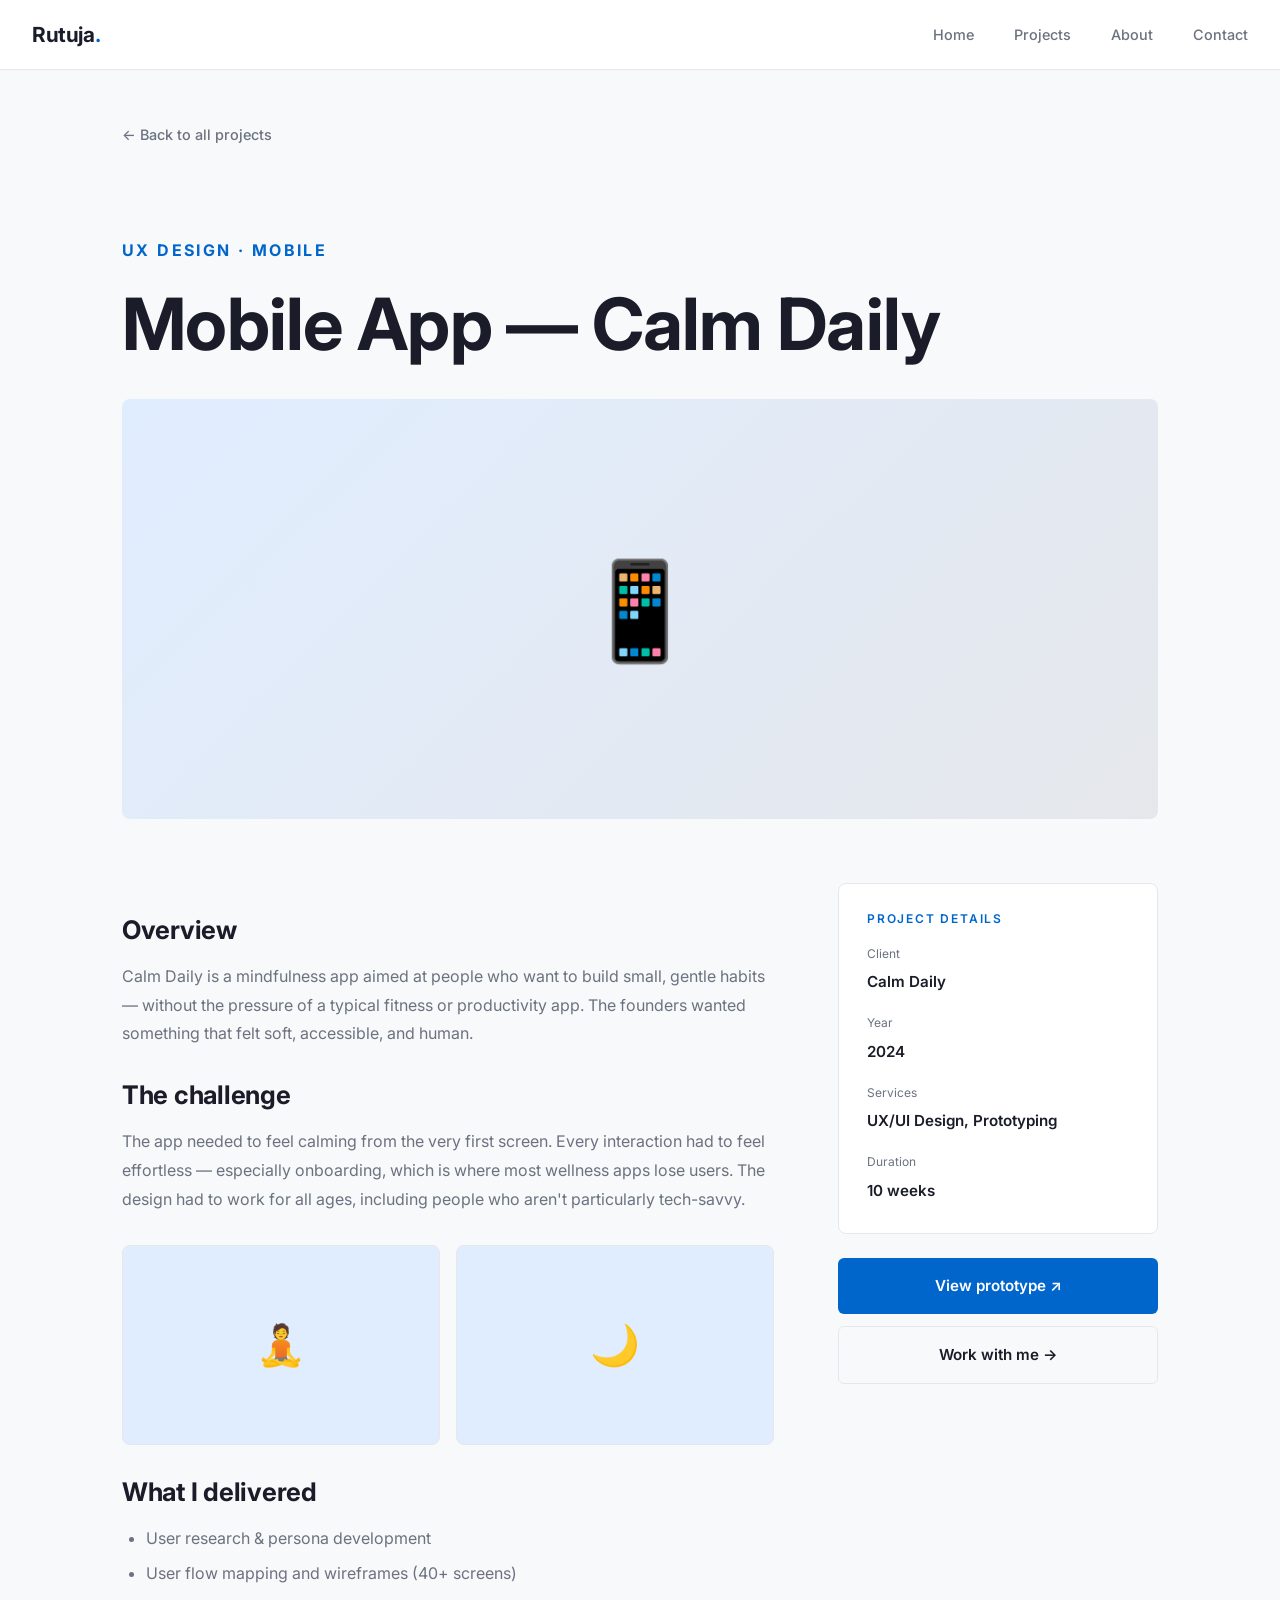
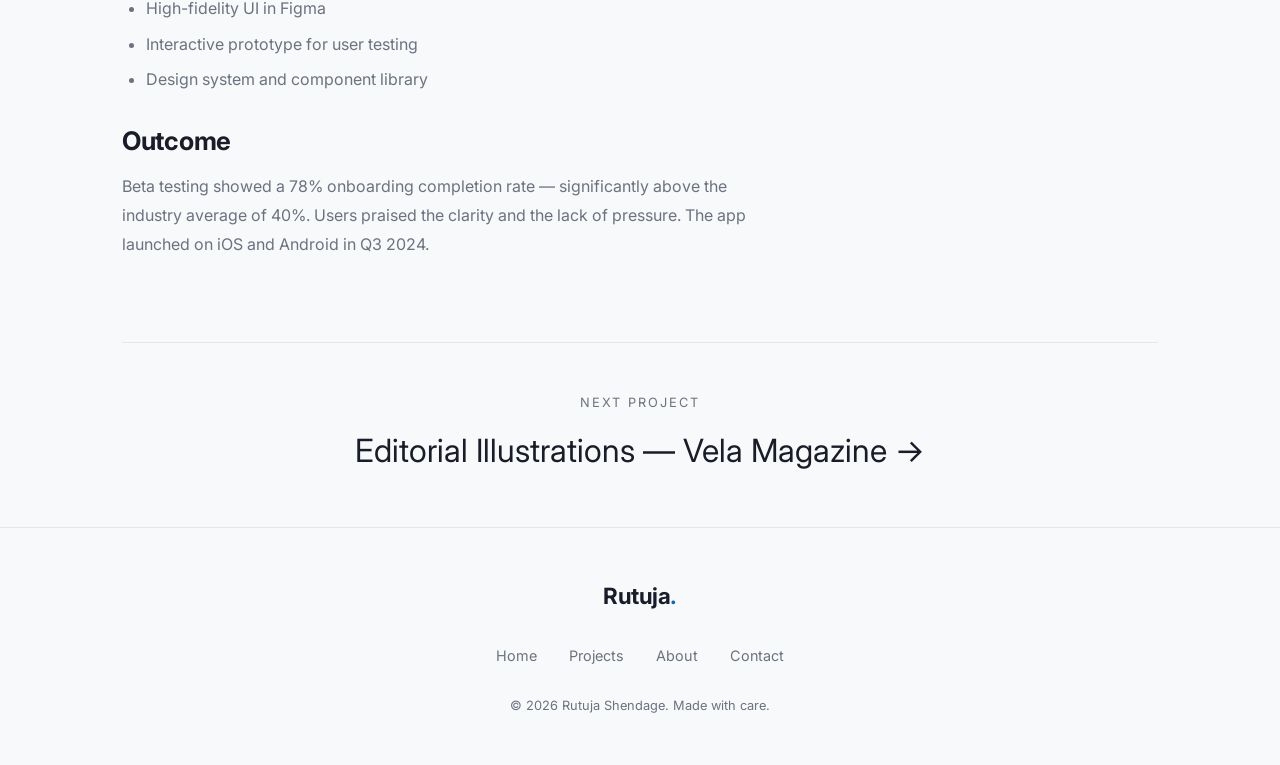
<file: pages/projects/calm-daily.html>
<!DOCTYPE html>
<html lang="en">
<head>
  <meta charset="UTF-8" />
  <meta name="viewport" content="width=device-width, initial-scale=1.0" />
  <title>Calm Daily — Rutuja Shendage</title>
  <link rel="preconnect" href="https://fonts.googleapis.com" />
  <link rel="preconnect" href="https://fonts.gstatic.com" crossorigin />
  <link href="https://fonts.googleapis.com/css2?family=Inter:wght@400;500;600;700&family=Roboto:wght@400;500;700&display=swap" rel="stylesheet" />
  <link rel="stylesheet" href="../../css/style.css" />
</head>
<body>
  <nav>
    <a href="../../index.html" class="nav-logo">Rutuja<span>.</span></a>
    <button class="nav-toggle" aria-label="Open menu"><span></span><span></span><span></span></button>
    <ul class="nav-links">
      <li><a href="../../index.html">Home</a></li>
      <li><a href="../projects.html">Projects</a></li>
      <li><a href="../about.html">About</a></li>
      <li><a href="../contact.html">Contact</a></li>
    </ul>
  </nav>
  <div class="page-wrapper">
    <div class="container">
      <div style="padding-top: 3rem;">
        <a href="../projects.html" class="project-back-link">← Back to all projects</a>
      </div>
      <section class="project-hero">
        <span class="section-label">UX Design · Mobile</span>
        <h1>Mobile App — Calm Daily</h1>
        <div class="project-hero-img" style="height: 420px;">📱</div>
      </section>
      <div class="project-page-grid">
        <article class="project-body">
          <h2>Overview</h2>
          <p>Calm Daily is a mindfulness app aimed at people who want to build small, gentle habits — without the pressure of a typical fitness or productivity app. The founders wanted something that felt soft, accessible, and human.</p>
          <h2>The challenge</h2>
          <p>The app needed to feel calming from the very first screen. Every interaction had to feel effortless — especially onboarding, which is where most wellness apps lose users. The design had to work for all ages, including people who aren't particularly tech-savvy.</p>
          <div class="project-images">
            <div class="img-placeholder">🧘</div>
            <div class="img-placeholder">🌙</div>
          </div>
          <h2>What I delivered</h2>
          <ul>
            <li>User research & persona development</li>
            <li>User flow mapping and wireframes (40+ screens)</li>
            <li>High-fidelity UI in Figma</li>
            <li>Interactive prototype for user testing</li>
            <li>Design system and component library</li>
          </ul>
          <h2>Outcome</h2>
          <p>Beta testing showed a 78% onboarding completion rate — significantly above the industry average of 40%. Users praised the clarity and the lack of pressure. The app launched on iOS and Android in Q3 2024.</p>
        </article>
        <aside class="project-sidebar">
          <div class="project-meta-card">
            <h4>Project details</h4>
            <div class="meta-row">
              <div class="meta-item"><label>Client</label><span>Calm Daily</span></div>
              <div class="meta-item"><label>Year</label><span>2024</span></div>
              <div class="meta-item"><label>Services</label><span>UX/UI Design, Prototyping</span></div>
              <div class="meta-item"><label>Duration</label><span>10 weeks</span></div>
            </div>
          </div>
          <a href="#" class="btn btn-primary" style="width:100%; justify-content:center; margin-bottom:0.75rem;">View prototype ↗</a>
          <a href="../contact.html" class="btn btn-outline" style="width:100%; justify-content:center;">Work with me →</a>
        </aside>
      </div>
      <div class="next-project">
        <p>Next project</p>
        <a href="vela-magazine.html">Editorial Illustrations — Vela Magazine →</a>
      </div>
    </div>
  </div>
  <footer>
    <div class="container">
      <div class="footer-inner">
        <div class="footer-logo">Rutuja<span style="color:var(--color-accent)">.</span></div>
        <ul class="footer-links">
          <li><a href="../../index.html">Home</a></li>
          <li><a href="../projects.html">Projects</a></li>
          <li><a href="../about.html">About</a></li>
          <li><a href="../contact.html">Contact</a></li>
        </ul>
        <p class="footer-copy">© <span id="current-year"></span> Rutuja Shendage. Made with care.</p>
      </div>
    </div>
  </footer>
  <script src="../../js/main.js"></script>
</body>
</html>
</file>
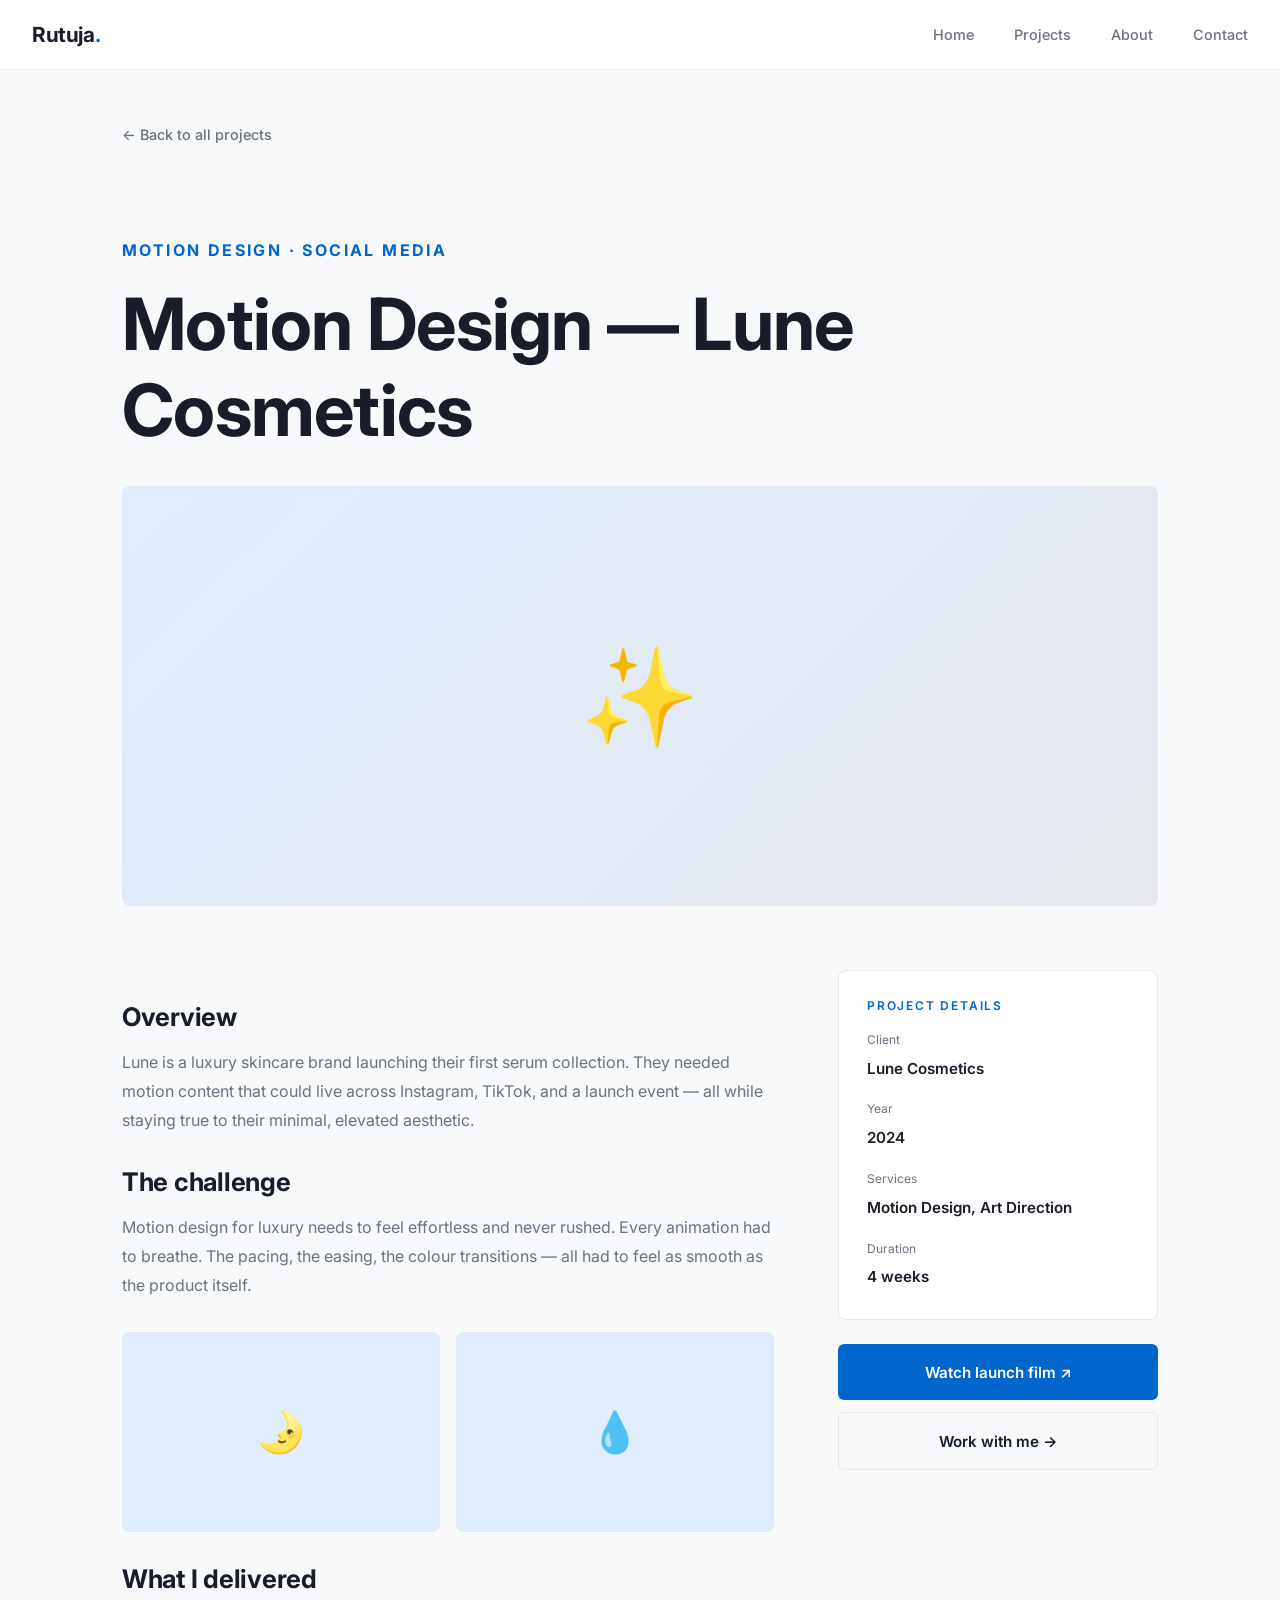
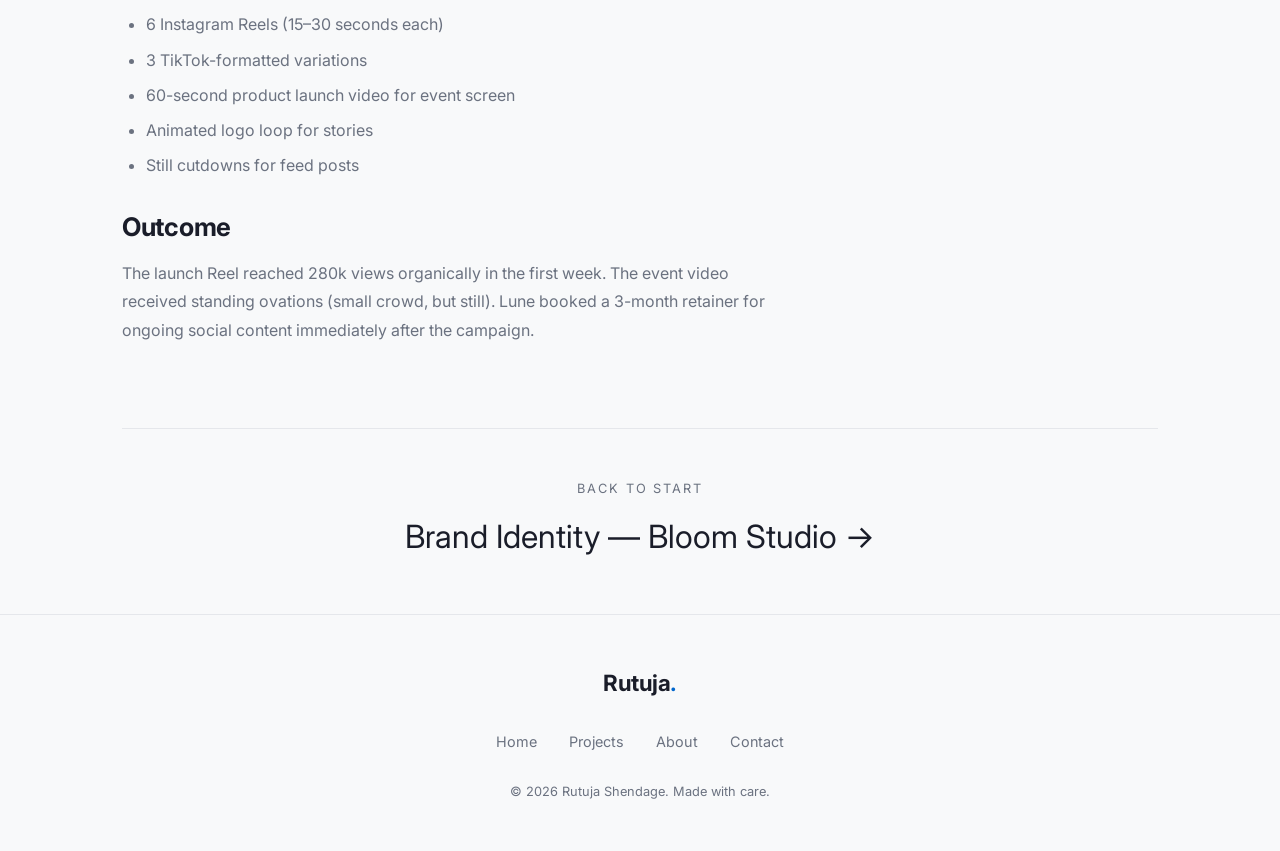
<file: pages/projects/lune-cosmetics.html>
<!DOCTYPE html>
<html lang="en">
<head>
  <meta charset="UTF-8" />
  <meta name="viewport" content="width=device-width, initial-scale=1.0" />
  <title>Lune Cosmetics — Rutuja Shendage</title>
  <link rel="preconnect" href="https://fonts.googleapis.com" />
  <link rel="preconnect" href="https://fonts.gstatic.com" crossorigin />
  <link href="https://fonts.googleapis.com/css2?family=Inter:wght@400;500;600;700&family=Roboto:wght@400;500;700&display=swap" rel="stylesheet" />
  <link rel="stylesheet" href="../../css/style.css" />
</head>
<body>
  <nav>
    <a href="../../index.html" class="nav-logo">Rutuja<span>.</span></a>
    <button class="nav-toggle" aria-label="Open menu"><span></span><span></span><span></span></button>
    <ul class="nav-links">
      <li><a href="../../index.html">Home</a></li>
      <li><a href="../projects.html">Projects</a></li>
      <li><a href="../about.html">About</a></li>
      <li><a href="../contact.html">Contact</a></li>
    </ul>
  </nav>
  <div class="page-wrapper">
    <div class="container">
      <div style="padding-top: 3rem;">
        <a href="../projects.html" class="project-back-link">← Back to all projects</a>
      </div>
      <section class="project-hero">
        <span class="section-label">Motion Design · Social Media</span>
        <h1>Motion Design — Lune Cosmetics</h1>
        <div class="project-hero-img" style="height: 420px;">✨</div>
      </section>
      <div class="project-page-grid">
        <article class="project-body">
          <h2>Overview</h2>
          <p>Lune is a luxury skincare brand launching their first serum collection. They needed motion content that could live across Instagram, TikTok, and a launch event — all while staying true to their minimal, elevated aesthetic.</p>
          <h2>The challenge</h2>
          <p>Motion design for luxury needs to feel effortless and never rushed. Every animation had to breathe. The pacing, the easing, the colour transitions — all had to feel as smooth as the product itself.</p>
          <div class="project-images">
            <div class="img-placeholder">🌛</div>
            <div class="img-placeholder">💧</div>
          </div>
          <h2>What I delivered</h2>
          <ul>
            <li>6 Instagram Reels (15–30 seconds each)</li>
            <li>3 TikTok-formatted variations</li>
            <li>60-second product launch video for event screen</li>
            <li>Animated logo loop for stories</li>
            <li>Still cutdowns for feed posts</li>
          </ul>
          <h2>Outcome</h2>
          <p>The launch Reel reached 280k views organically in the first week. The event video received standing ovations (small crowd, but still). Lune booked a 3-month retainer for ongoing social content immediately after the campaign.</p>
        </article>
        <aside class="project-sidebar">
          <div class="project-meta-card">
            <h4>Project details</h4>
            <div class="meta-row">
              <div class="meta-item"><label>Client</label><span>Lune Cosmetics</span></div>
              <div class="meta-item"><label>Year</label><span>2024</span></div>
              <div class="meta-item"><label>Services</label><span>Motion Design, Art Direction</span></div>
              <div class="meta-item"><label>Duration</label><span>4 weeks</span></div>
            </div>
          </div>
          <a href="#" class="btn btn-primary" style="width:100%; justify-content:center; margin-bottom:0.75rem;">Watch launch film ↗</a>
          <a href="../contact.html" class="btn btn-outline" style="width:100%; justify-content:center;">Work with me →</a>
        </aside>
      </div>
      <div class="next-project">
        <p>Back to start</p>
        <a href="bloom-studio.html">Brand Identity — Bloom Studio →</a>
      </div>
    </div>
  </div>
  <footer>
    <div class="container">
      <div class="footer-inner">
        <div class="footer-logo">Rutuja<span style="color:var(--color-accent)">.</span></div>
        <ul class="footer-links">
          <li><a href="../../index.html">Home</a></li>
          <li><a href="../projects.html">Projects</a></li>
          <li><a href="../about.html">About</a></li>
          <li><a href="../contact.html">Contact</a></li>
        </ul>
        <p class="footer-copy">© <span id="current-year"></span> Rutuja Shendage. Made with care.</p>
      </div>
    </div>
  </footer>
  <script src="../../js/main.js"></script>
</body>
</html>
</file>
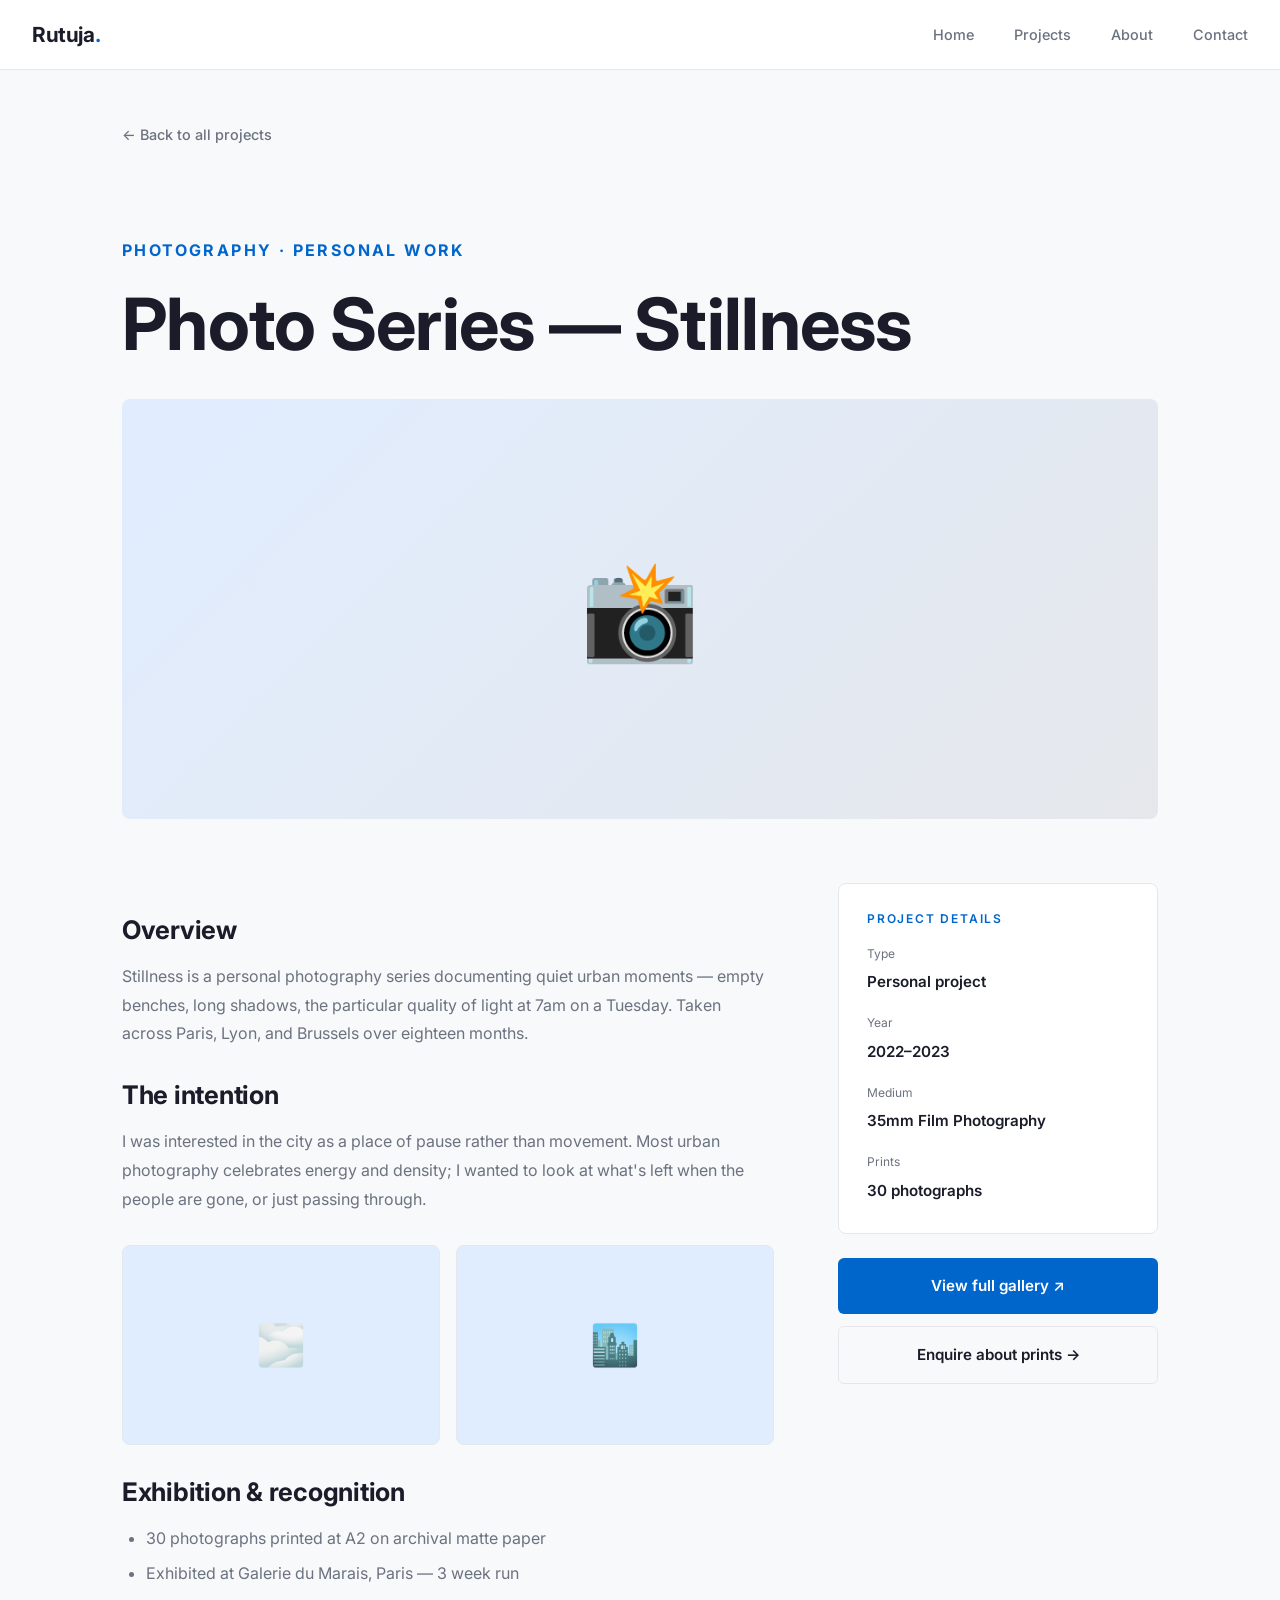
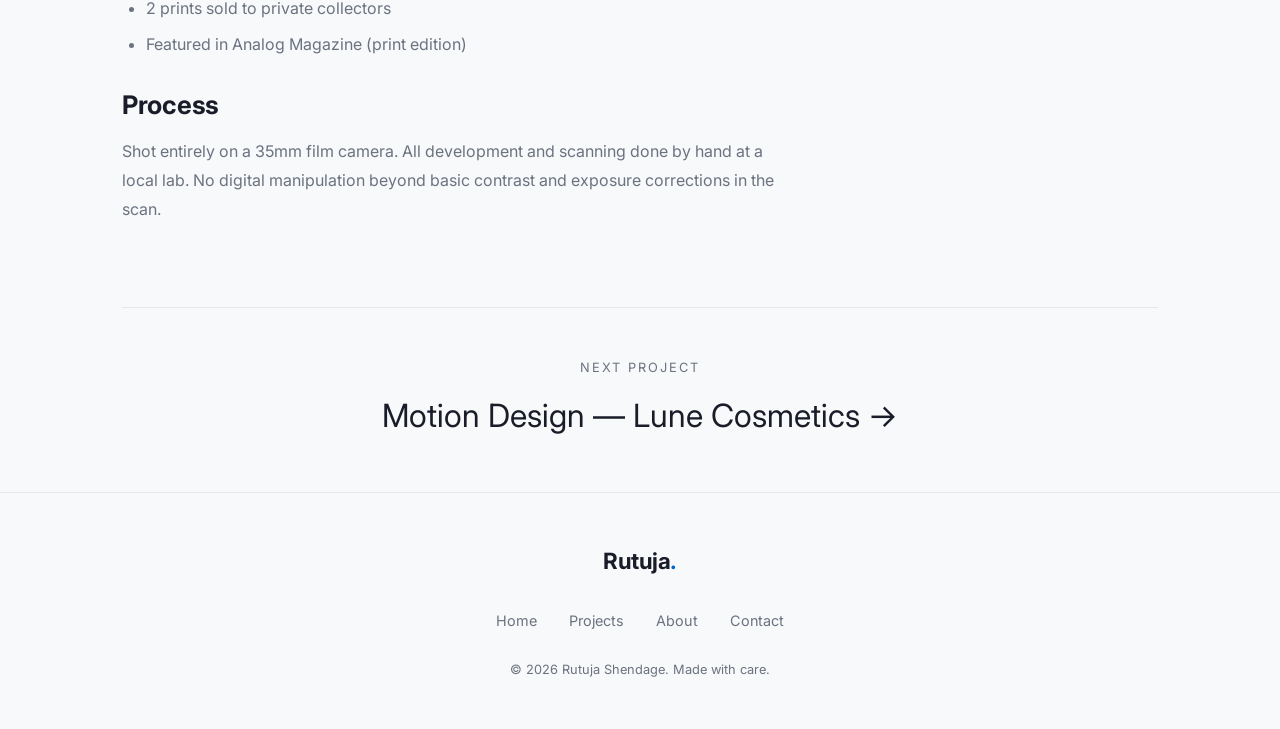
<file: pages/projects/stillness.html>
<!DOCTYPE html>
<html lang="en">
<head>
  <meta charset="UTF-8" />
  <meta name="viewport" content="width=device-width, initial-scale=1.0" />
  <title>Stillness — Rutuja Shendage</title>
  <link rel="preconnect" href="https://fonts.googleapis.com" />
  <link rel="preconnect" href="https://fonts.gstatic.com" crossorigin />
  <link href="https://fonts.googleapis.com/css2?family=Inter:wght@400;500;600;700&family=Roboto:wght@400;500;700&display=swap" rel="stylesheet" />
  <link rel="stylesheet" href="../../css/style.css" />
</head>
<body>
  <nav>
    <a href="../../index.html" class="nav-logo">Rutuja<span>.</span></a>
    <button class="nav-toggle" aria-label="Open menu"><span></span><span></span><span></span></button>
    <ul class="nav-links">
      <li><a href="../../index.html">Home</a></li>
      <li><a href="../projects.html">Projects</a></li>
      <li><a href="../about.html">About</a></li>
      <li><a href="../contact.html">Contact</a></li>
    </ul>
  </nav>
  <div class="page-wrapper">
    <div class="container">
      <div style="padding-top: 3rem;">
        <a href="../projects.html" class="project-back-link">← Back to all projects</a>
      </div>
      <section class="project-hero">
        <span class="section-label">Photography · Personal Work</span>
        <h1>Photo Series — Stillness</h1>
        <div class="project-hero-img" style="height: 420px;">📸</div>
      </section>
      <div class="project-page-grid">
        <article class="project-body">
          <h2>Overview</h2>
          <p>Stillness is a personal photography series documenting quiet urban moments — empty benches, long shadows, the particular quality of light at 7am on a Tuesday. Taken across Paris, Lyon, and Brussels over eighteen months.</p>
          <h2>The intention</h2>
          <p>I was interested in the city as a place of pause rather than movement. Most urban photography celebrates energy and density; I wanted to look at what's left when the people are gone, or just passing through.</p>
          <div class="project-images">
            <div class="img-placeholder">🌫️</div>
            <div class="img-placeholder">🏙️</div>
          </div>
          <h2>Exhibition & recognition</h2>
          <ul>
            <li>30 photographs printed at A2 on archival matte paper</li>
            <li>Exhibited at Galerie du Marais, Paris — 3 week run</li>
            <li>2 prints sold to private collectors</li>
            <li>Featured in Analog Magazine (print edition)</li>
          </ul>
          <h2>Process</h2>
          <p>Shot entirely on a 35mm film camera. All development and scanning done by hand at a local lab. No digital manipulation beyond basic contrast and exposure corrections in the scan.</p>
        </article>
        <aside class="project-sidebar">
          <div class="project-meta-card">
            <h4>Project details</h4>
            <div class="meta-row">
              <div class="meta-item"><label>Type</label><span>Personal project</span></div>
              <div class="meta-item"><label>Year</label><span>2022–2023</span></div>
              <div class="meta-item"><label>Medium</label><span>35mm Film Photography</span></div>
              <div class="meta-item"><label>Prints</label><span>30 photographs</span></div>
            </div>
          </div>
          <a href="#" class="btn btn-primary" style="width:100%; justify-content:center; margin-bottom:0.75rem;">View full gallery ↗</a>
          <a href="../contact.html" class="btn btn-outline" style="width:100%; justify-content:center;">Enquire about prints →</a>
        </aside>
      </div>
      <div class="next-project">
        <p>Next project</p>
        <a href="lune-cosmetics.html">Motion Design — Lune Cosmetics →</a>
      </div>
    </div>
  </div>
  <footer>
    <div class="container">
      <div class="footer-inner">
        <div class="footer-logo">Rutuja<span style="color:var(--color-accent)">.</span></div>
        <ul class="footer-links">
          <li><a href="../../index.html">Home</a></li>
          <li><a href="../projects.html">Projects</a></li>
          <li><a href="../about.html">About</a></li>
          <li><a href="../contact.html">Contact</a></li>
        </ul>
        <p class="footer-copy">© <span id="current-year"></span> Rutuja Shendage. Made with care.</p>
      </div>
    </div>
  </footer>
  <script src="../../js/main.js"></script>
</body>
</html>
</file>
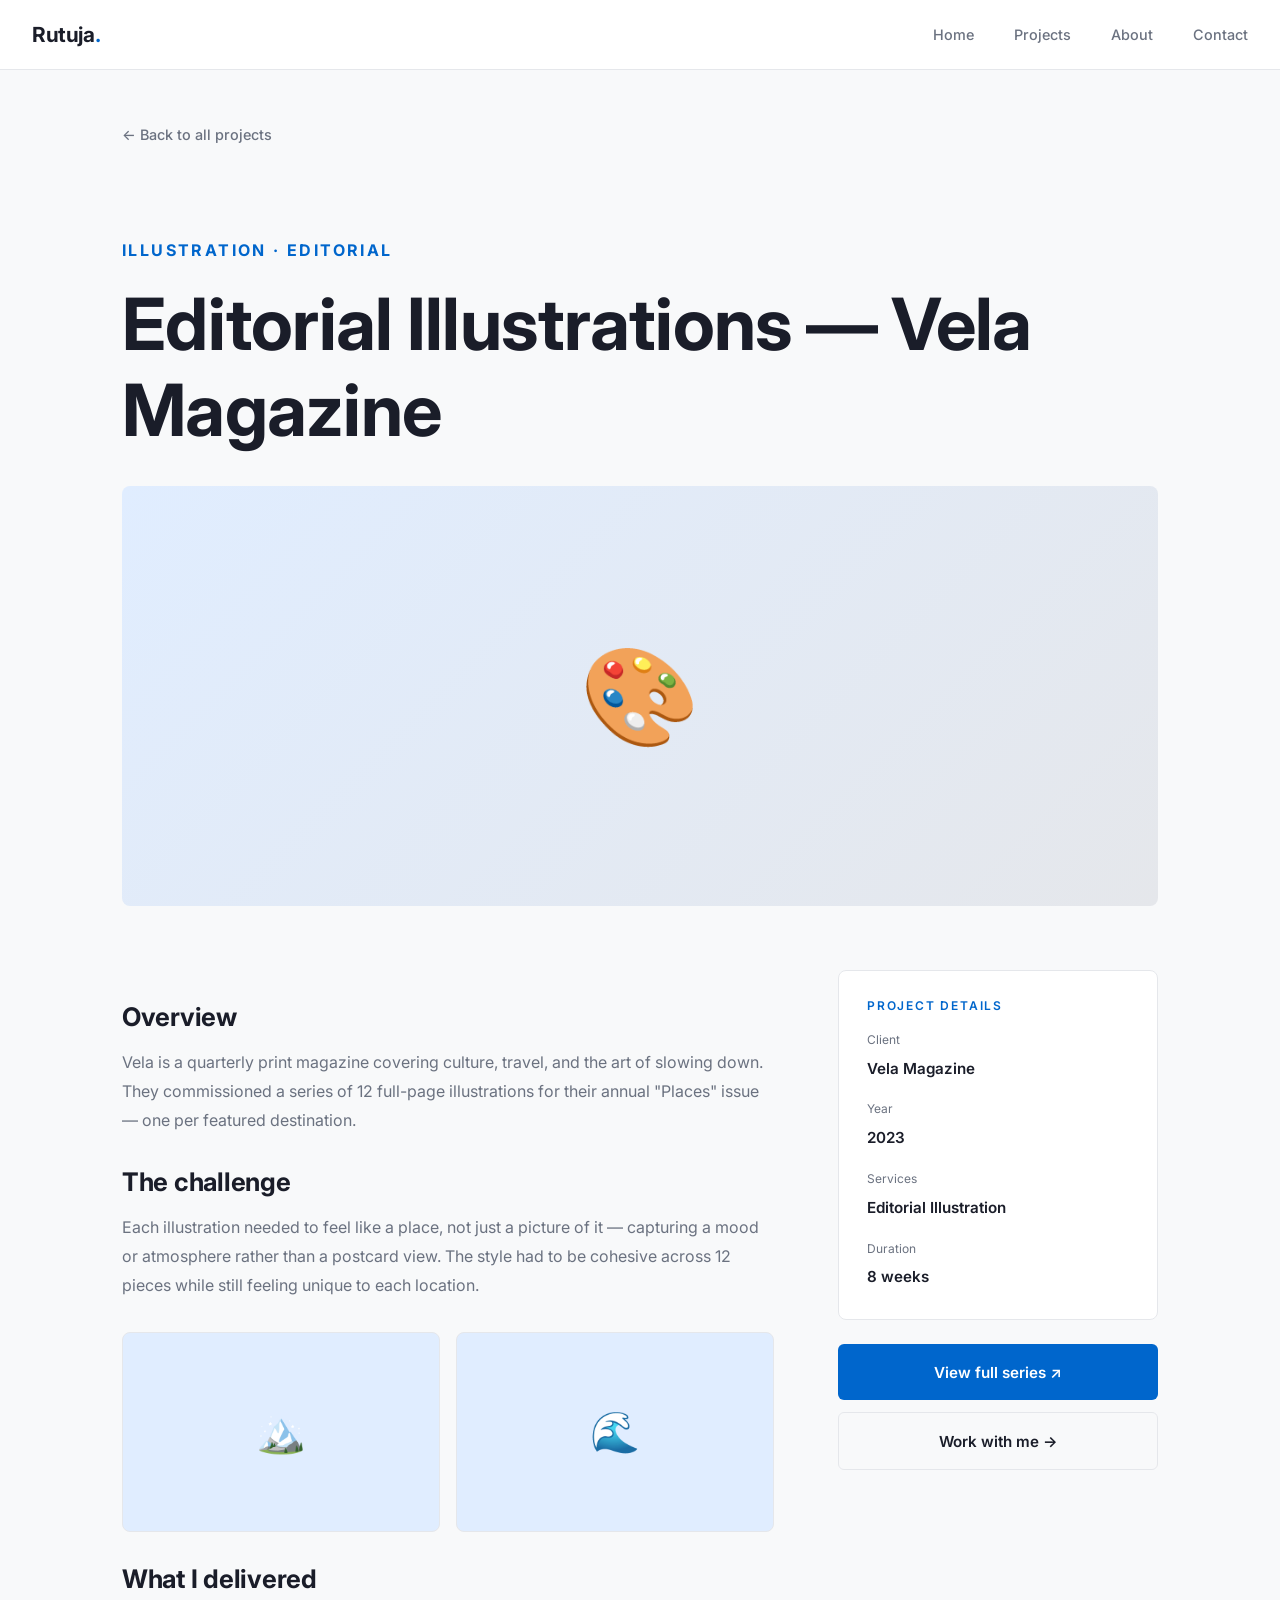
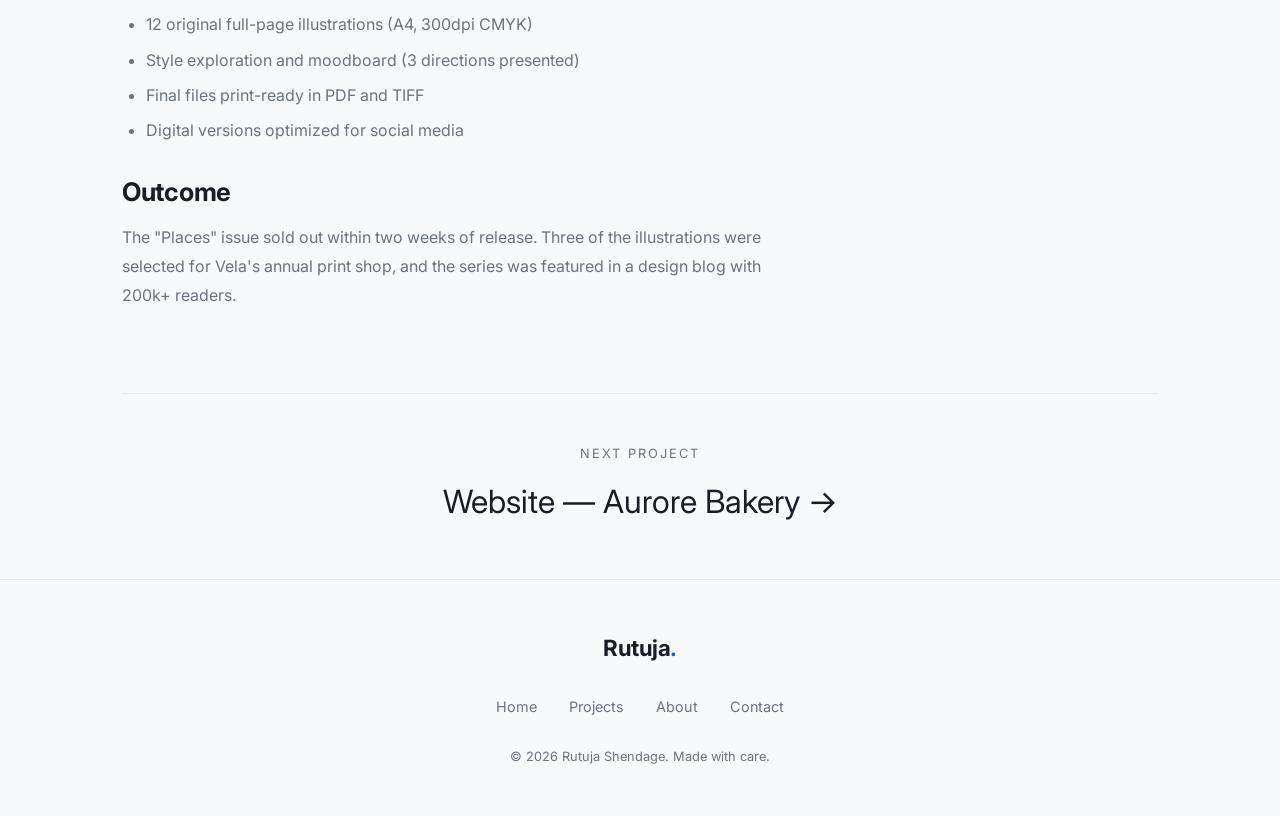
<file: pages/projects/vela-magazine.html>
<!DOCTYPE html>
<html lang="en">
<head>
  <meta charset="UTF-8" />
  <meta name="viewport" content="width=device-width, initial-scale=1.0" />
  <title>Vela Magazine — Rutuja Shendage</title>
  <link rel="preconnect" href="https://fonts.googleapis.com" />
  <link rel="preconnect" href="https://fonts.gstatic.com" crossorigin />
  <link href="https://fonts.googleapis.com/css2?family=Inter:wght@400;500;600;700&family=Roboto:wght@400;500;700&display=swap" rel="stylesheet" />
  <link rel="stylesheet" href="../../css/style.css" />
</head>
<body>
  <nav>
    <a href="../../index.html" class="nav-logo">Rutuja<span>.</span></a>
    <button class="nav-toggle" aria-label="Open menu"><span></span><span></span><span></span></button>
    <ul class="nav-links">
      <li><a href="../../index.html">Home</a></li>
      <li><a href="../projects.html">Projects</a></li>
      <li><a href="../about.html">About</a></li>
      <li><a href="../contact.html">Contact</a></li>
    </ul>
  </nav>
  <div class="page-wrapper">
    <div class="container">
      <div style="padding-top: 3rem;">
        <a href="../projects.html" class="project-back-link">← Back to all projects</a>
      </div>
      <section class="project-hero">
        <span class="section-label">Illustration · Editorial</span>
        <h1>Editorial Illustrations — Vela Magazine</h1>
        <div class="project-hero-img" style="height: 420px;">🎨</div>
      </section>
      <div class="project-page-grid">
        <article class="project-body">
          <h2>Overview</h2>
          <p>Vela is a quarterly print magazine covering culture, travel, and the art of slowing down. They commissioned a series of 12 full-page illustrations for their annual "Places" issue — one per featured destination.</p>
          <h2>The challenge</h2>
          <p>Each illustration needed to feel like a place, not just a picture of it — capturing a mood or atmosphere rather than a postcard view. The style had to be cohesive across 12 pieces while still feeling unique to each location.</p>
          <div class="project-images">
            <div class="img-placeholder">🏔️</div>
            <div class="img-placeholder">🌊</div>
          </div>
          <h2>What I delivered</h2>
          <ul>
            <li>12 original full-page illustrations (A4, 300dpi CMYK)</li>
            <li>Style exploration and moodboard (3 directions presented)</li>
            <li>Final files print-ready in PDF and TIFF</li>
            <li>Digital versions optimized for social media</li>
          </ul>
          <h2>Outcome</h2>
          <p>The "Places" issue sold out within two weeks of release. Three of the illustrations were selected for Vela's annual print shop, and the series was featured in a design blog with 200k+ readers.</p>
        </article>
        <aside class="project-sidebar">
          <div class="project-meta-card">
            <h4>Project details</h4>
            <div class="meta-row">
              <div class="meta-item"><label>Client</label><span>Vela Magazine</span></div>
              <div class="meta-item"><label>Year</label><span>2023</span></div>
              <div class="meta-item"><label>Services</label><span>Editorial Illustration</span></div>
              <div class="meta-item"><label>Duration</label><span>8 weeks</span></div>
            </div>
          </div>
          <a href="#" class="btn btn-primary" style="width:100%; justify-content:center; margin-bottom:0.75rem;">View full series ↗</a>
          <a href="../contact.html" class="btn btn-outline" style="width:100%; justify-content:center;">Work with me →</a>
        </aside>
      </div>
      <div class="next-project">
        <p>Next project</p>
        <a href="aurore-bakery.html">Website — Aurore Bakery →</a>
      </div>
    </div>
  </div>
  <footer>
    <div class="container">
      <div class="footer-inner">
        <div class="footer-logo">Rutuja<span style="color:var(--color-accent)">.</span></div>
        <ul class="footer-links">
          <li><a href="../../index.html">Home</a></li>
          <li><a href="../projects.html">Projects</a></li>
          <li><a href="../about.html">About</a></li>
          <li><a href="../contact.html">Contact</a></li>
        </ul>
        <p class="footer-copy">© <span id="current-year"></span> Rutuja Shendage. Made with care.</p>
      </div>
    </div>
  </footer>
  <script src="../../js/main.js"></script>
</body>
</html>
</file>
<file: portfolio/portfolio/css/style.css>
/* ============================================
   PORTFOLIO — Easy to customize!
   Change colors, fonts, and content below
   ============================================ */

/* === YOUR BRAND COLORS — Edit these! === */
:root {
  --color-bg: #FAF8F5;
  --color-surface: #FFFFFF;
  --color-text: #1A1A1A;
  --color-muted: #7A7570;
  --color-accent: #C4884A;
  --color-accent-light: #F0E0CC;
  --color-border: #E8E2DA;

  --font-display: 'Cormorant Garamond', Georgia, serif;
  --font-body: 'DM Sans', Helvetica, sans-serif;

  --radius: 12px;
  --shadow: 0 4px 24px rgba(0,0,0,0.07);
  --transition: all 0.3s ease;
}

/* === RESET === */
*, *::before, *::after { box-sizing: border-box; margin: 0; padding: 0; }

/* === BASE === */
html { scroll-behavior: smooth; }

body {
  background: var(--color-bg);
  color: var(--color-text);
  font-family: var(--font-body);
  font-size: 16px;
  line-height: 1.7;
  min-height: 100vh;
}

img { max-width: 100%; display: block; }
a { color: inherit; text-decoration: none; }

/* === TYPOGRAPHY === */
h1, h2, h3, h4 {
  font-family: var(--font-display);
  font-weight: 500;
  line-height: 1.2;
}

h1 { font-size: clamp(2.5rem, 6vw, 5rem); }
h2 { font-size: clamp(1.8rem, 4vw, 3rem); }
h3 { font-size: 1.4rem; }

.section-label {
  font-size: 0.75rem;
  letter-spacing: 0.2em;
  text-transform: uppercase;
  color: var(--color-accent);
  font-weight: 600;
  display: block;
  margin-bottom: 1rem;
}

/* === NAVIGATION === */
nav {
  position: fixed;
  top: 0; left: 0; right: 0;
  z-index: 100;
  padding: 1.2rem 2rem;
  display: flex;
  align-items: center;
  justify-content: space-between;
  background: rgba(250, 248, 245, 0.9);
  backdrop-filter: blur(12px);
  border-bottom: 1px solid var(--color-border);
  transition: var(--transition);
}

.nav-logo {
  font-family: var(--font-display);
  font-size: 1.5rem;
  font-weight: 600;
  color: var(--color-text);
}

.nav-logo span {
  color: var(--color-accent);
}

.nav-links {
  display: flex;
  gap: 2.5rem;
  list-style: none;
}

.nav-links a {
  font-size: 0.9rem;
  font-weight: 500;
  color: var(--color-muted);
  transition: var(--transition);
  position: relative;
}

.nav-links a::after {
  content: '';
  position: absolute;
  bottom: -3px; left: 0; right: 0;
  height: 1px;
  background: var(--color-accent);
  transform: scaleX(0);
  transition: transform 0.3s ease;
}

.nav-links a:hover,
.nav-links a.active {
  color: var(--color-text);
}

.nav-links a:hover::after,
.nav-links a.active::after {
  transform: scaleX(1);
}

/* Hamburger for mobile */
.nav-toggle {
  display: none;
  flex-direction: column;
  gap: 5px;
  cursor: pointer;
  padding: 5px;
}

.nav-toggle span {
  display: block;
  width: 24px; height: 2px;
  background: var(--color-text);
  transition: var(--transition);
}

/* === LAYOUT === */
.page-wrapper {
  padding-top: 72px;
}

.container {
  max-width: 1100px;
  margin: 0 auto;
  padding: 0 2rem;
}

.section {
  padding: 5rem 0;
}

/* === BUTTONS === */
.btn {
  display: inline-flex;
  align-items: center;
  gap: 0.5rem;
  padding: 0.85rem 2rem;
  border-radius: 50px;
  font-family: var(--font-body);
  font-size: 0.9rem;
  font-weight: 600;
  cursor: pointer;
  transition: var(--transition);
  border: none;
}

.btn-primary {
  background: var(--color-accent);
  color: white;
}

.btn-primary:hover {
  background: #b07840;
  transform: translateY(-2px);
  box-shadow: 0 8px 24px rgba(196,136,74,0.3);
}

.btn-outline {
  background: transparent;
  color: var(--color-text);
  border: 1.5px solid var(--color-border);
}

.btn-outline:hover {
  border-color: var(--color-accent);
  color: var(--color-accent);
  transform: translateY(-2px);
}

/* === HERO SECTION (index.html) === */
.hero {
  min-height: calc(100vh - 72px);
  display: flex;
  align-items: center;
  position: relative;
  overflow: hidden;
}

.hero-inner {
  display: grid;
  grid-template-columns: 1fr 1fr;
  gap: 4rem;
  align-items: center;
  width: 100%;
}

.hero-content {
  position: relative;
  z-index: 1;
}

.hero-content h1 {
  margin-bottom: 1.5rem;
}

.hero-content h1 em {
  font-style: italic;
  color: var(--color-accent);
}

.hero-content p {
  font-size: 1.15rem;
  color: var(--color-muted);
  margin-bottom: 2.5rem;
  max-width: 500px;
}

.hero-ctas {
  display: flex;
  gap: 1rem;
  flex-wrap: wrap;
}

/* Photo side */
.hero-photo-wrap {
  position: relative;
  display: flex;
  justify-content: center;
  align-items: center;
}

.hero-photo-ring {
  position: absolute;
  inset: -16px;
  border-radius: 60% 40% 55% 45% / 50% 55% 45% 50%;
  border: 2px solid var(--color-accent-light);
  z-index: 0;
  animation: morphRing 8s ease-in-out infinite;
}

@keyframes morphRing {
  0%, 100% { border-radius: 60% 40% 55% 45% / 50% 55% 45% 50%; }
  33%       { border-radius: 45% 55% 40% 60% / 55% 45% 55% 45%; }
  66%       { border-radius: 55% 45% 60% 40% / 45% 55% 45% 55%; }
}

.hero-photo {
  width: 420px;
  height: 520px;
  object-fit: cover;
  border-radius: 55% 45% 50% 50% / 50% 50% 55% 45%;
  position: relative;
  z-index: 1;
  animation: morphPhoto 8s ease-in-out infinite;
  box-shadow: 0 24px 80px rgba(196, 136, 74, 0.2);
}

@keyframes morphPhoto {
  0%, 100% { border-radius: 55% 45% 50% 50% / 50% 50% 55% 45%; }
  33%       { border-radius: 45% 55% 45% 55% / 55% 45% 50% 50%; }
  66%       { border-radius: 50% 50% 55% 45% / 45% 55% 45% 55%; }
}

/* Placeholder (before photo is added) */
.hero-photo-placeholder {
  background: var(--color-accent-light);
  display: flex;
  align-items: center;
  justify-content: center;
  font-size: 6rem;
}

.hero-scroll {
  position: absolute;
  bottom: 2rem;
  left: 50%;
  transform: translateX(-50%);
  font-size: 0.8rem;
  color: var(--color-muted);
  letter-spacing: 0.1em;
  display: flex;
  flex-direction: column;
  align-items: center;
  gap: 0.5rem;
  animation: bounce 2s infinite;
}

.hero-scroll::after {
  content: '';
  width: 1px; height: 40px;
  background: var(--color-border);
}

@keyframes bounce {
  0%, 100% { transform: translateX(-50%) translateY(0); }
  50% { transform: translateX(-50%) translateY(6px); }
}

/* === SKILLS STRIP === */
.skills-strip {
  padding: 2rem 0;
  border-top: 1px solid var(--color-border);
  border-bottom: 1px solid var(--color-border);
  background: var(--color-surface);
}

.skills-strip-inner {
  display: flex;
  flex-wrap: nowrap;
  gap: 1rem;
  justify-content: flex-start;
  overflow-x: auto;
  overflow-y: hidden;
  -webkit-overflow-scrolling: touch;
  scrollbar-width: none;
  -ms-overflow-style: none;
}

.skills-strip-inner::-webkit-scrollbar {
  display: none;
}

.skill-tag {
  background: var(--color-accent-light);
  color: var(--color-accent);
  padding: 0.4rem 1.2rem;
  border-radius: 50px;
  font-size: 0.85rem;
  font-weight: 600;
  white-space: nowrap;
  flex: 0 0 auto;
}

/* === FEATURED PROJECT (homepage) === */
.featured-grid {
  display: grid;
  grid-template-columns: 1fr 1fr;
  gap: 2rem;
}

.featured-card {
  background: var(--color-surface);
  border-radius: var(--radius);
  overflow: hidden;
  box-shadow: var(--shadow);
  transition: var(--transition);
  border: 1px solid var(--color-border);
}

.featured-card:hover {
  transform: translateY(-6px);
  box-shadow: 0 16px 48px rgba(0,0,0,0.12);
}

.featured-card-img {
  width: 100%;
  height: 220px;
  object-fit: cover;
  background: var(--color-accent-light);
  display: flex;
  align-items: center;
  justify-content: center;
  color: var(--color-accent);
  font-family: var(--font-display);
  font-size: 1.2rem;
}

.featured-card-body {
  padding: 1.5rem;
}

.featured-card-body h3 {
  margin-bottom: 0.5rem;
}

.featured-card-body p {
  color: var(--color-muted);
  font-size: 0.9rem;
  margin-bottom: 1rem;
}

.card-tags {
  display: flex;
  flex-wrap: wrap;
  gap: 0.5rem;
  margin-bottom: 1rem;
}

.card-tag {
  font-size: 0.75rem;
  padding: 0.2rem 0.75rem;
  border-radius: 50px;
  background: var(--color-bg);
  color: var(--color-muted);
  border: 1px solid var(--color-border);
}

/* === PROJECTS GRID (projects.html) === */
.projects-grid {
  display: grid;
  grid-template-columns: repeat(auto-fill, minmax(320px, 1fr));
  gap: 2rem;
}

.project-card {
  background: var(--color-surface);
  border-radius: var(--radius);
  overflow: hidden;
  box-shadow: var(--shadow);
  transition: var(--transition);
  border: 1px solid var(--color-border);
  display: flex;
  flex-direction: column;
}

.project-card:hover {
  transform: translateY(-6px);
  box-shadow: 0 16px 48px rgba(0,0,0,0.12);
}

.project-card-img {
  width: 100%;
  height: 200px;
  object-fit: cover;
  background: linear-gradient(135deg, var(--color-accent-light), var(--color-border));
  display: flex;
  align-items: center;
  justify-content: center;
  font-family: var(--font-display);
  font-size: 3rem;
}

.project-card-body {
  padding: 1.5rem;
  flex: 1;
  display: flex;
  flex-direction: column;
}

.project-card-body h3 { margin-bottom: 0.5rem; }

.project-card-body p {
  color: var(--color-muted);
  font-size: 0.9rem;
  flex: 1;
  margin-bottom: 1rem;
}

.project-links {
  display: flex;
  gap: 0.75rem;
}

.project-link {
  font-size: 0.85rem;
  font-weight: 600;
  color: var(--color-accent);
  display: flex;
  align-items: center;
  gap: 0.3rem;
  transition: var(--transition);
}

.project-link:hover { color: #b07840; }

/* === ABOUT PAGE === */
.about-grid {
  display: grid;
  grid-template-columns: 1fr 1.5fr;
  gap: 4rem;
  align-items: start;
}

.about-photo {
  width: 100%;
  aspect-ratio: 3/4;
  object-fit: cover;
  border-radius: var(--radius);
  background: var(--color-accent-light);
  display: flex;
  align-items: center;
  justify-content: center;
  font-size: 5rem;
}

.about-content h2 { margin-bottom: 1.5rem; }

.about-content p {
  color: var(--color-muted);
  margin-bottom: 1.5rem;
}

.about-content p strong {
  color: var(--color-text);
  font-weight: 600;
}

.about-stats {
  display: grid;
  grid-template-columns: 1fr 1fr;
  gap: 1.5rem;
  margin: 2rem 0;
  padding: 2rem;
  background: var(--color-surface);
  border-radius: var(--radius);
  border: 1px solid var(--color-border);
}

.stat h3 {
  font-size: 2rem;
  color: var(--color-accent);
}

.stat p {
  font-size: 0.85rem;
  color: var(--color-muted);
  margin: 0;
}

/* === CONTACT PAGE === */
.contact-grid {
  display: grid;
  grid-template-columns: 1fr 1.5fr;
  gap: 4rem;
  align-items: start;
}

.contact-info h2 { margin-bottom: 1rem; }

.contact-info p {
  color: var(--color-muted);
  margin-bottom: 2rem;
}

.contact-links {
  display: flex;
  flex-direction: column;
  gap: 1rem;
}

.contact-link-item {
  display: flex;
  align-items: center;
  gap: 1rem;
  padding: 1rem 1.25rem;
  background: var(--color-surface);
  border-radius: var(--radius);
  border: 1px solid var(--color-border);
  transition: var(--transition);
}

.contact-link-item:hover {
  border-color: var(--color-accent);
  background: var(--color-accent-light);
}

.contact-link-item .icon {
  font-size: 1.5rem;
}

.contact-link-item .label {
  font-size: 0.75rem;
  color: var(--color-muted);
  display: block;
}

.contact-link-item .value {
  font-weight: 600;
  color: var(--color-text);
}

/* === CONTACT FORM === */
.contact-form {
  background: var(--color-surface);
  border-radius: var(--radius);
  border: 1px solid var(--color-border);
  padding: 2rem;
}

.form-group {
  margin-bottom: 1.5rem;
}

.form-group label {
  display: block;
  font-size: 0.85rem;
  font-weight: 600;
  margin-bottom: 0.5rem;
  color: var(--color-text);
}

.form-group input,
.form-group textarea {
  width: 100%;
  padding: 0.85rem 1rem;
  border: 1.5px solid var(--color-border);
  border-radius: 8px;
  background: var(--color-bg);
  color: var(--color-text);
  font-family: var(--font-body);
  font-size: 0.95rem;
  transition: var(--transition);
  outline: none;
}

.form-group input:focus,
.form-group textarea:focus {
  border-color: var(--color-accent);
  background: white;
}

.form-group textarea {
  min-height: 140px;
  resize: vertical;
}

.form-success {
  display: none;
  text-align: center;
  padding: 2rem;
  color: var(--color-accent);
  font-family: var(--font-display);
  font-size: 1.3rem;
}

/* === PAGE HERO (inner pages) === */
.page-hero {
  padding: 4rem 0 3rem;
  border-bottom: 1px solid var(--color-border);
}

.page-hero h1 { margin-bottom: 1rem; }

.page-hero p {
  font-size: 1.1rem;
  color: var(--color-muted);
  max-width: 520px;
}

/* === FOOTER === */
footer {
  border-top: 1px solid var(--color-border);
  padding: 3rem 0;
  text-align: center;
}

.footer-inner {
  display: flex;
  flex-direction: column;
  align-items: center;
  gap: 1.5rem;
}

.footer-logo {
  font-family: var(--font-display);
  font-size: 1.8rem;
}

.footer-links {
  display: flex;
  gap: 2rem;
  list-style: none;
}

.footer-links a {
  font-size: 0.9rem;
  color: var(--color-muted);
  transition: var(--transition);
}

.footer-links a:hover { color: var(--color-accent); }

.footer-copy {
  font-size: 0.8rem;
  color: var(--color-muted);
}

/* === ANIMATIONS === */
.fade-in {
  opacity: 0;
  transform: translateY(24px);
  transition: opacity 0.6s ease, transform 0.6s ease;
}

.fade-in.visible {
  opacity: 1;
  transform: translateY(0);
}

/* Stagger children */
.fade-in:nth-child(1) { transition-delay: 0s; }
.fade-in:nth-child(2) { transition-delay: 0.1s; }
.fade-in:nth-child(3) { transition-delay: 0.2s; }
.fade-in:nth-child(4) { transition-delay: 0.3s; }
.fade-in:nth-child(5) { transition-delay: 0.4s; }
.fade-in:nth-child(6) { transition-delay: 0.5s; }

/* === RESPONSIVE === */
@media (max-width: 768px) {
  nav { padding: 1rem 1.5rem; }

  .nav-links {
    display: none;
    position: fixed;
    top: 72px; left: 0; right: 0;
    background: var(--color-bg);
    border-bottom: 1px solid var(--color-border);
    flex-direction: column;
    padding: 2rem;
    gap: 1.5rem;
  }

  .nav-links.open { display: flex; }
  .nav-toggle { display: flex; }

  .hero-inner {
    grid-template-columns: 1fr;
    gap: 2.5rem;
    text-align: center;
  }

  /* Show photo above text on mobile */
  .hero-photo-wrap { order: -1; }

  .hero-content p { margin-left: auto; margin-right: auto; }

  .hero-ctas { justify-content: center; }

  .hero-photo {
    width: 260px;
    height: 320px;
  }

  .featured-grid,
  .about-grid,
  .contact-grid { grid-template-columns: 1fr; }

  .about-stats { grid-template-columns: 1fr 1fr; }

  .section { padding: 3rem 0; }

  /* Project page */
  .project-page-grid { grid-template-columns: 1fr !important; }
}

/* === INDIVIDUAL PROJECT PAGE === */
.project-hero {
  padding: 4rem 0 0;
}

.project-hero-img {
  width: 100%;
  max-height: 480px;
  object-fit: cover;
  border-radius: var(--radius);
  background: linear-gradient(135deg, var(--color-accent-light), var(--color-border));
  display: flex;
  align-items: center;
  justify-content: center;
  font-size: 6rem;
  margin-top: 2rem;
}

.project-page-grid {
  display: grid;
  grid-template-columns: 1fr 320px;
  gap: 4rem;
  align-items: start;
  padding: 4rem 0;
}

.project-body h2 {
  margin: 2rem 0 1rem;
  font-size: 1.6rem;
}

.project-body p {
  color: var(--color-muted);
  margin-bottom: 1.2rem;
}

.project-body ul {
  color: var(--color-muted);
  padding-left: 1.5rem;
  margin-bottom: 1.2rem;
}

.project-body ul li {
  margin-bottom: 0.4rem;
}

/* Extra images inside a project page */
.project-images {
  display: grid;
  grid-template-columns: 1fr 1fr;
  gap: 1rem;
  margin: 2rem 0;
}

.project-images .img-placeholder {
  height: 200px;
  border-radius: var(--radius);
  background: var(--color-accent-light);
  display: flex;
  align-items: center;
  justify-content: center;
  font-size: 2.5rem;
  border: 1px solid var(--color-border);
}

/* Sidebar */
.project-sidebar {
  position: sticky;
  top: 96px;
}

.project-meta-card {
  background: var(--color-surface);
  border: 1px solid var(--color-border);
  border-radius: var(--radius);
  padding: 1.75rem;
  margin-bottom: 1.5rem;
}

.project-meta-card h4 {
  font-size: 0.75rem;
  letter-spacing: 0.15em;
  text-transform: uppercase;
  color: var(--color-accent);
  margin-bottom: 1rem;
}

.meta-row {
  display: flex;
  flex-direction: column;
  gap: 1rem;
}

.meta-item label {
  font-size: 0.75rem;
  color: var(--color-muted);
  display: block;
  margin-bottom: 0.2rem;
}

.meta-item span {
  font-weight: 600;
  font-size: 0.95rem;
}

.project-back-link {
  display: inline-flex;
  align-items: center;
  gap: 0.4rem;
  color: var(--color-muted);
  font-size: 0.9rem;
  font-weight: 500;
  margin-bottom: 1.5rem;
  transition: var(--transition);
}

.project-back-link:hover { color: var(--color-accent); }

/* Next project strip */
.next-project {
  border-top: 1px solid var(--color-border);
  padding: 3rem 0;
  text-align: center;
}

.next-project p {
  font-size: 0.8rem;
  letter-spacing: 0.15em;
  text-transform: uppercase;
  color: var(--color-muted);
  margin-bottom: 0.5rem;
}

.next-project a {
  font-family: var(--font-display);
  font-size: 2rem;
  color: var(--color-text);
  transition: var(--transition);
}

.next-project a:hover { color: var(--color-accent); }
</file>
<file: css/style.css>
/* ============================================
   PORTFOLIO — Easy to customize!
   Change colors, fonts, and content below
   ============================================ */

/* === YOUR BRAND COLORS — Edit these! === */
:root {
  --color-bg: #F8F9FA;
  --color-surface: #FFFFFF;
  --color-text: #1A1D29;
  --color-muted: #6B7280;
  --color-accent: #0066CC;
  --color-accent-light: #E0EDFF;
  --color-border: #E5E7EB;

  --font-display: 'Inter', 'Roboto', sans-serif;
  --font-body: 'Inter', 'Roboto', sans-serif;

  --radius: 12px;
  --shadow: 0 4px 24px rgba(0,0,0,0.07);
  --transition: all 0.3s ease;
}

/* === RESET === */
*, *::before, *::after { box-sizing: border-box; margin: 0; padding: 0; }

/* === BASE === */
html { scroll-behavior: smooth; }

body {
  background: var(--color-bg);
  color: var(--color-text);
  font-family: var(--font-body);
  font-size: 16px;
  line-height: 1.8;
  font-weight: 400;
  min-height: 100vh;
}

img { max-width: 100%; display: block; }
a { color: inherit; text-decoration: none; }

/* === TYPOGRAPHY === */
h1, h2, h3, h4 {
  font-family: var(--font-display);
  font-weight: 700;
  line-height: 1.2;
  letter-spacing: -0.01em;
}

h1 { 
  font-size: clamp(2.5rem, 6vw, 4.5rem);
  font-weight: 700;
}

h2 { 
  font-size: clamp(1.8rem, 4vw, 2.8rem);
  font-weight: 700;
}

h3 { 
  font-size: 1.5rem;
  font-weight: 600;
}

h4 {
  font-size: 1.1rem;
  font-weight: 600;
}

.section-label {
  font-size: 1rem;
  letter-spacing: 0.15em;
  text-transform: uppercase;
  color: var(--color-accent);
  font-weight: 700;
  display: block;
  margin-bottom: 1rem;
}

/* === NAVIGATION === */
nav {
  position: fixed;
  top: 0; left: 0; right: 0;
  z-index: 100;
  padding: 1rem 2rem;
  display: flex;
  align-items: center;
  justify-content: space-between;
  background: rgba(255, 255, 255, 0.95);
  backdrop-filter: blur(12px);
  border-bottom: 1px solid var(--color-border);
  transition: var(--transition);
}

.nav-logo {
  font-family: var(--font-display);
  font-size: 1.3rem;
  font-weight: 700;
  color: var(--color-text);
  letter-spacing: -0.02em;
}

.nav-logo span {
  color: var(--color-accent);
}

.nav-links {
  display: flex;
  gap: 2.5rem;
  list-style: none;
}

.nav-links a {
  font-size: 0.9rem;
  font-weight: 500;
  color: var(--color-muted);
  transition: var(--transition);
  position: relative;
}

.nav-links a::after {
  content: '';
  position: absolute;
  bottom: -3px; left: 0; right: 0;
  height: 1px;
  background: var(--color-accent);
  transform: scaleX(0);
  transition: transform 0.3s ease;
}

.nav-links a:hover,
.nav-links a.active {
  color: var(--color-text);
}

.nav-links a:hover::after,
.nav-links a.active::after {
  transform: scaleX(1);
}

/* Hamburger for mobile */
.nav-toggle {
  display: none;
  flex-direction: column;
  gap: 5px;
  cursor: pointer;
  padding: 5px;
}

.nav-toggle span {
  display: block;
  width: 24px; height: 2px;
  background: var(--color-text);
  transition: var(--transition);
}

/* === LAYOUT === */
.page-wrapper {
  padding-top: 72px;
}

.container {
  max-width: 1100px;
  margin: 0 auto;
  padding: 0 2rem;
}

.section {
  padding: 5rem 0;
}

/* === BUTTONS === */
.btn {
  display: inline-flex;
  align-items: center;
  gap: 0.5rem;
  padding: 0.9rem 2.2rem;
  border-radius: 6px;
  font-family: var(--font-body);
  font-size: 0.95rem;
  font-weight: 600;
  cursor: pointer;
  transition: var(--transition);
  border: none;
}

.btn-primary {
  background: var(--color-accent);
  color: white;
}

.btn-primary:hover {
  background: #0050A3;
  transform: translateY(-2px);
  box-shadow: 0 8px 24px rgba(0,102,204,0.3);
}

.btn-outline {
  background: transparent;
  color: var(--color-text);
  border: 1.5px solid var(--color-border);
}

.btn-outline:hover {
  border-color: var(--color-accent);
  color: var(--color-accent);
  transform: translateY(-2px);
}

/* === HERO SECTION (index.html) === */
.hero {
  min-height: calc(100vh - 72px);
  display: flex;
  align-items: center;
  position: relative;
  overflow: hidden;
}

.hero-inner {
  display: grid;
  grid-template-columns: 1fr 1fr;
  gap: 4rem;
  align-items: center;
  width: 100%;
}

.hero-content {
  position: relative;
  z-index: 1;
}

.hero-content h1 {
  margin-bottom: 1.5rem;
}

.hero-content h1 em {
  font-style: italic;
  color: var(--color-accent);
}

.hero-content p {
  font-size: 1.15rem;
  color: var(--color-muted);
  margin-bottom: 2.5rem;
  max-width: 500px;
}

.hero-ctas {
  display: flex;
  gap: 1rem;
  flex-wrap: wrap;
}

/* Photo side */
.hero-photo-wrap {
  position: relative;
  display: flex;
  justify-content: center;
  align-items: center;
}

.hero-photo-ring {
  position: absolute;
  inset: -16px;
  border-radius: var(--radius);
  border: 2px solid var(--color-accent-light);
  z-index: 0;
}

.hero-photo {
  width: 420px;
  height: 520px;
  object-fit: cover;
  border-radius: var(--radius);
  position: relative;
  z-index: 1;
  box-shadow: 0 24px 80px rgba(196, 136, 74, 0.2);
}

/* Placeholder (before photo is added) */
.hero-photo-placeholder {
  background: var(--color-accent-light);
  display: flex;
  align-items: center;
  justify-content: center;
  font-size: 6rem;
}

.hero-scroll {
  position: absolute;
  bottom: 6rem;
  left: 50%;
  transform: translateX(-50%);
  font-size: 0.8rem;
  color: var(--color-muted);
  letter-spacing: 0.1em;
  display: flex;
  flex-direction: column;
  align-items: center;
  gap: 0.5rem;
  animation: bounce 2s infinite;
}

.hero-scroll::after {
  content: '';
  width: 1px; height: 40px;
  background: var(--color-border);
}

@keyframes bounce {
  0%, 100% { transform: translateX(-50%) translateY(0); }
  50% { transform: translateX(-50%) translateY(6px); }
}

/* === SKILLS STRIP === */
.skills-strip {
  padding: 2rem 0;
  border-top: 1px solid var(--color-border);
  border-bottom: 1px solid var(--color-border);
  background: var(--color-surface);
}

.skills-strip-inner {
  display: flex;
  flex-wrap: nowrap;
  gap: 1rem;
  justify-content: flex-start;
  overflow-x: auto;
  overflow-y: hidden;
  -webkit-overflow-scrolling: touch;
  scrollbar-width: none;
  -ms-overflow-style: none;
}

.skills-strip-inner::-webkit-scrollbar {
  display: none;
}

.skill-tag {
  background: var(--color-accent-light);
  color: var(--color-accent);
  padding: 0.5rem 1.4rem;
  border-radius: 6px;
  font-size: 0.85rem;
  font-weight: 600;
  white-space: nowrap;
  flex: 0 0 auto;
}

/* === FEATURED PROJECT (homepage) === */
.featured-grid {
  display: grid;
  grid-template-columns: 1fr 1fr;
  gap: 2rem;
}

.featured-card {
  background: var(--color-surface);
  border-radius: 8px;
  overflow: hidden;
  box-shadow: var(--shadow);
  transition: var(--transition);
  border: 1px solid var(--color-border);
}

.featured-card:hover {
  transform: translateY(-6px);
  box-shadow: 0 16px 48px rgba(0,0,0,0.12);
}

.featured-card-img {
  width: 100%;
  height: 220px;
  object-fit: cover;
  background: var(--color-accent-light);
  display: flex;
  align-items: center;
  justify-content: center;
  color: var(--color-accent);
  font-family: var(--font-display);
  font-size: 1.2rem;
  border-radius: 8px 8px 0 0;
}

.featured-card-img img {
  max-width: 25%;
  height: auto;
}

.featured-card-body {
  padding: 1.5rem;
}

.featured-card-body h3 {
  margin-bottom: 0.5rem;
}

.featured-card-body p {
  color: var(--color-muted);
  font-size: 0.9rem;
  margin-bottom: 1rem;
}

.card-tags {
  display: flex;
  flex-wrap: wrap;
  gap: 0.5rem;
  margin-bottom: 1rem;
}

.card-tag {
  font-size: 0.75rem;
  padding: 0.3rem 0.85rem;
  border-radius: 4px;
  background: var(--color-bg);
  color: var(--color-muted);
  border: 1px solid var(--color-border);
}

/* === PROJECTS GRID (projects.html) === */
.projects-grid {
  display: grid;
  grid-template-columns: repeat(auto-fill, minmax(320px, 1fr));
  gap: 2rem;
}

.project-card {
  background: var(--color-surface);
  border-radius: 8px;
  overflow: hidden;
  box-shadow: var(--shadow);
  transition: var(--transition);
  border: 1px solid var(--color-border);
  display: flex;
  flex-direction: column;
}

.project-card:hover {
  transform: translateY(-6px);
  box-shadow: 0 16px 48px rgba(0,0,0,0.12);
}

.project-card-img {
  width: 100%;
  height: 200px;
  object-fit: cover;
  background: linear-gradient(135deg, var(--color-accent-light), var(--color-border));
  display: flex;
  align-items: center;
  justify-content: center;
  font-family: var(--font-display);
  font-size: 3rem;
}

.project-card-body {
  padding: 1.5rem;
  flex: 1;
  display: flex;
  flex-direction: column;
}

.project-card-body h3 { margin-bottom: 0.5rem; }

.project-card-body p {
  color: var(--color-muted);
  font-size: 0.9rem;
  flex: 1;
  margin-bottom: 1rem;
}

.project-links {
  display: flex;
  gap: 0.75rem;
}

.project-link {
  font-size: 0.85rem;
  font-weight: 600;
  color: var(--color-accent);
  display: flex;
  align-items: center;
  gap: 0.3rem;
  transition: var(--transition);
}

.project-link:hover { color: #b07840; }

/* === ABOUT PAGE === */
.about-grid {
  display: grid;
  /* left column wider, right column narrower */
  grid-template-columns: minmax(0, 2fr) minmax(280px, 1fr);
  gap: 4rem;
  align-items: start;
}

.about-media {
  display: flex;
  flex-direction: column;
  align-items: center;
}

.about-photo {
  width: 100%;
  max-width: 360px;
  height: auto;
  aspect-ratio: 3/4;
  object-fit: cover;
  border-radius: var(--radius);
  background: var(--color-accent-light);
  display: flex;
  align-items: center;
  justify-content: center;
  font-size: 5rem;
  margin: 0 auto;
}

.about-contact-links {
  margin-top: 1rem;
  display: flex;
  justify-content: center;
  gap: 0.6rem;
  flex-wrap: wrap;
}

.about-contact-link {
  display: inline-flex;
  align-items: center;
  gap: 0.35rem;
  padding: 0.4rem 0.7rem;
  border-radius: 999px;
  border: 1px solid var(--color-border);
  background: var(--color-surface);
  color: var(--color-text);
  font-size: 0.85rem;
  white-space: nowrap;
  transition: var(--transition);
}

.about-contact-link:hover {
  transform: translateY(-1px);
  border-color: #cfd4dc;
}

.about-contact-icon {
  font-size: 0.9rem;
  line-height: 1;
}

.about-content h2 { margin-bottom: 1.5rem; }

.about-content p {
  color: var(--color-muted);
  margin-bottom: 1.5rem;
}

.about-content p strong {
  color: var(--color-text);
  font-weight: 600;
}

.about-stats {
  display: grid;
  grid-template-columns: 1fr 1fr;
  gap: 1.5rem;
  margin: 2rem 0;
  padding: 2rem;
  background: var(--color-surface);
  border-radius: 8px;
  border: 1px solid var(--color-border);
}

.stat h3 {
  font-size: 2rem;
  color: var(--color-accent);
}

.stat p {
  font-size: 0.85rem;
  color: var(--color-muted);
  margin: 0;
}

/* === CONTACT PAGE === */
.contact-grid {
  display: grid;
  grid-template-columns: 1fr 1.5fr;
  gap: 4rem;
  align-items: start;
}

.contact-info h2 { margin-bottom: 1rem; }

.contact-info p {
  color: var(--color-muted);
  margin-bottom: 2rem;
}

.contact-links {
  display: flex;
  flex-direction: column;
  gap: 1rem;
}

.contact-link-item {
  display: flex;
  align-items: center;
  gap: 1rem;
  padding: 1rem 1.25rem;
  background: var(--color-surface);
  border-radius: 8px;
  border: 1px solid var(--color-border);
  transition: var(--transition);
}

.contact-link-item:hover {
  border-color: var(--color-accent);
  background: var(--color-accent-light);
}

.contact-link-item .icon {
  font-size: 1.5rem;
}

.contact-link-item .label {
  font-size: 0.75rem;
  color: var(--color-muted);
  display: block;
}

.contact-link-item .value {
  font-weight: 600;
  color: var(--color-text);
}

/* === CONTACT FORM === */
.contact-form {
  background: var(--color-surface);
  border-radius: 8px;
  border: 1px solid var(--color-border);
  padding: 2rem;
}

.form-group {
  margin-bottom: 1.5rem;
}

.form-group label {
  display: block;
  font-size: 0.85rem;
  font-weight: 600;
  margin-bottom: 0.5rem;
  color: var(--color-text);
}

.form-group input,
.form-group textarea {
  width: 100%;
  padding: 0.9rem 1rem;
  border: 1px solid var(--color-border);
  border-radius: 6px;
  background: var(--color-bg);
  color: var(--color-text);
  font-family: var(--font-body);
  font-size: 0.95rem;
  transition: var(--transition);
  outline: none;
}

.form-group input:focus,
.form-group textarea:focus {
  border-color: var(--color-accent);
  background: white;
}

.form-group textarea {
  min-height: 140px;
  resize: vertical;
}

.form-success {
  display: none;
  text-align: center;
  padding: 2rem;
  color: var(--color-accent);
  font-family: var(--font-display);
  font-size: 1.3rem;
}

/* === PAGE HERO (inner pages) === */
.page-hero {
  padding: 2.5rem 0 1.25rem;
  border-bottom: 1px solid var(--color-border);
}

.page-hero h1 { margin-bottom: 0.4rem; }

.page-hero p {
  font-size: 1.1rem;
  color: var(--color-muted);
  max-width: 520px;
}

/* Tighten gap after hero divider on inner pages */
.page-hero + .section {
  padding-top: 1rem;
}

/* === FOOTER === */
footer {
  border-top: 1px solid var(--color-border);
  padding: 3rem 0;
  text-align: center;
}

.footer-inner {
  display: flex;
  flex-direction: column;
  align-items: center;
  gap: 1.5rem;
}

.footer-logo {
  font-family: var(--font-display);
  font-size: 1.4rem;
  font-weight: 700;
  letter-spacing: -0.02em;
}

.footer-links {
  display: flex;
  gap: 2rem;
  list-style: none;
}

.footer-links a {
  font-size: 0.9rem;
  color: var(--color-muted);
  transition: var(--transition);
}

.footer-links a:hover { color: var(--color-accent); }

.footer-copy {
  font-size: 0.8rem;
  color: var(--color-muted);
}

/* === ANIMATIONS === */
/* Fade in with slide up */
.fade-in {
  opacity: 0;
  transform: translateY(24px);
  transition: opacity 0.6s ease, transform 0.6s ease;
}

.fade-in.visible {
  opacity: 1;
  transform: translateY(0);
}

/* Slide in from left */
.slide-in-left {
  opacity: 0;
  transform: translateX(-40px);
  transition: opacity 0.7s ease, transform 0.7s ease;
}

.slide-in-left.visible {
  opacity: 1;
  transform: translateX(0);
}

/* Slide in from right */
.slide-in-right {
  opacity: 0;
  transform: translateX(40px);
  transition: opacity 0.7s ease, transform 0.7s ease;
}

.slide-in-right.visible {
  opacity: 1;
  transform: translateX(0);
}

/* Scale and fade in */
.scale-in {
  opacity: 0;
  transform: scale(0.9) translateY(20px);
  transition: opacity 0.6s ease, transform 0.6s ease;
}

.scale-in.visible {
  opacity: 1;
  transform: scale(1) translateY(0);
}

/* Pop in animation */
.pop-in {
  opacity: 0;
  transform: scale(0.8);
  transition: opacity 0.5s cubic-bezier(0.34, 1.56, 0.64, 1), transform 0.5s cubic-bezier(0.34, 1.56, 0.64, 1);
}

.pop-in.visible {
  opacity: 1;
  transform: scale(1);
}

/* Text reveal from bottom */
.text-reveal {
  opacity: 0;
  transform: translateY(30px);
  transition: opacity 0.8s ease, transform 0.8s ease;
}

.text-reveal.visible {
  opacity: 1;
  transform: translateY(0);
}

/* Underline animation */
.underline-reveal {
  position: relative;
  opacity: 0;
  transition: opacity 0.6s ease;
}

.underline-reveal::after {
  content: '';
  position: absolute;
  bottom: -4px;
  left: 0;
  width: 0;
  height: 2px;
  background: var(--color-accent);
  transition: width 0.8s ease 0.3s;
}

.underline-reveal.visible {
  opacity: 1;
}

.underline-reveal.visible::after {
  width: 100%;
}

/* Stagger children */
.fade-in:nth-child(1) { transition-delay: 0s; }
.fade-in:nth-child(2) { transition-delay: 0.1s; }
.fade-in:nth-child(3) { transition-delay: 0.2s; }
.fade-in:nth-child(4) { transition-delay: 0.3s; }
.fade-in:nth-child(5) { transition-delay: 0.4s; }
.fade-in:nth-child(6) { transition-delay: 0.5s; }

.slide-in-left:nth-child(1) { transition-delay: 0s; }
.slide-in-left:nth-child(2) { transition-delay: 0.1s; }
.slide-in-left:nth-child(3) { transition-delay: 0.2s; }
.slide-in-left:nth-child(4) { transition-delay: 0.3s; }

.slide-in-right:nth-child(1) { transition-delay: 0s; }
.slide-in-right:nth-child(2) { transition-delay: 0.1s; }
.slide-in-right:nth-child(3) { transition-delay: 0.2s; }
.slide-in-right:nth-child(4) { transition-delay: 0.3s; }

.text-reveal:nth-child(1) { transition-delay: 0s; }
.text-reveal:nth-child(2) { transition-delay: 0.15s; }
.text-reveal:nth-child(3) { transition-delay: 0.3s; }
.text-reveal:nth-child(4) { transition-delay: 0.45s; }

/* === RESPONSIVE === */
@media (max-width: 768px) {
  nav { padding: 1rem 1.5rem; }

  .nav-links {
    display: none;
    position: fixed;
    top: 72px; left: 0; right: 0;
    background: var(--color-bg);
    border-bottom: 1px solid var(--color-border);
    flex-direction: column;
    padding: 2rem;
    gap: 1.5rem;
  }

  .nav-links.open { display: flex; }
  .nav-toggle { display: flex; }

  .hero-inner {
    grid-template-columns: 1fr;
    gap: 2.5rem;
    text-align: center;
  }

  /* Show photo above text on mobile */
  .hero-photo-wrap { order: -1; }

  .hero-content p { margin-left: auto; margin-right: auto; }

  .hero-ctas { justify-content: center; }

  .hero-photo {
    width: 260px;
    height: 320px;
  }

  .featured-grid,
  .about-grid,
  .contact-grid { grid-template-columns: 1fr; }

  .about-media {
    margin-top: 0.5rem;
  }

  .about-stats { grid-template-columns: 1fr 1fr; }

  .section { padding: 3rem 0; }

  /* Project page */
  .project-page-grid { grid-template-columns: 1fr !important; }
}

/* === INDIVIDUAL PROJECT PAGE === */
.project-hero {
  padding: 4rem 0 0;
}

.project-hero-img {
  width: 100%;
  max-height: 480px;
  object-fit: cover;
  border-radius: 8px;
  background: linear-gradient(135deg, var(--color-accent-light), var(--color-border));
  display: flex;
  align-items: center;
  justify-content: center;
  font-size: 6rem;
  margin-top: 2rem;
}

.project-page-grid {
  display: grid;
  grid-template-columns: 1fr 320px;
  gap: 4rem;
  align-items: start;
  padding: 4rem 0;
}

.project-body h2 {
  margin: 2rem 0 1rem;
  font-size: 1.6rem;
}

.project-body p {
  color: var(--color-muted);
  margin-bottom: 1.2rem;
}

.project-body ul {
  color: var(--color-muted);
  padding-left: 1.5rem;
  margin-bottom: 1.2rem;
}

.project-body ul li {
  margin-bottom: 0.4rem;
}

/* Extra images inside a project page */
.project-images {
  display: grid;
  grid-template-columns: 1fr 1fr;
  gap: 1rem;
  margin: 2rem 0;
}

.project-images .img-placeholder {
  height: 200px;
  border-radius: 8px;
  background: var(--color-accent-light);
  display: flex;
  align-items: center;
  justify-content: center;
  font-size: 2.5rem;
  border: 1px solid var(--color-border);
}

/* Sidebar */
.project-sidebar {
  position: sticky;
  top: 96px;
}

.project-meta-card {
  background: var(--color-surface);
  border: 1px solid var(--color-border);
  border-radius: 8px;
  padding: 1.75rem;
  margin-bottom: 1.5rem;
}

.project-meta-card h4 {
  font-size: 0.75rem;
  letter-spacing: 0.15em;
  text-transform: uppercase;
  color: var(--color-accent);
  margin-bottom: 1rem;
}

.meta-row {
  display: flex;
  flex-direction: column;
  gap: 1rem;
}

.meta-item label {
  font-size: 0.75rem;
  color: var(--color-muted);
  display: block;
  margin-bottom: 0.2rem;
}

.meta-item span {
  font-weight: 600;
  font-size: 0.95rem;
}

.project-back-link {
  display: inline-flex;
  align-items: center;
  gap: 0.4rem;
  color: var(--color-muted);
  font-size: 0.9rem;
  font-weight: 500;
  margin-bottom: 1.5rem;
  transition: var(--transition);
}

.project-back-link:hover { color: var(--color-accent); }

/* Next project strip */
.next-project {
  border-top: 1px solid var(--color-border);
  padding: 3rem 0;
  text-align: center;
}

.next-project p {
  font-size: 0.8rem;
  letter-spacing: 0.15em;
  text-transform: uppercase;
  color: var(--color-muted);
  margin-bottom: 0.5rem;
}

.next-project a {
  font-family: var(--font-display);
  font-size: 2rem;
  color: var(--color-text);
  transition: var(--transition);
}

.next-project a:hover { color: var(--color-accent); }
</file>
